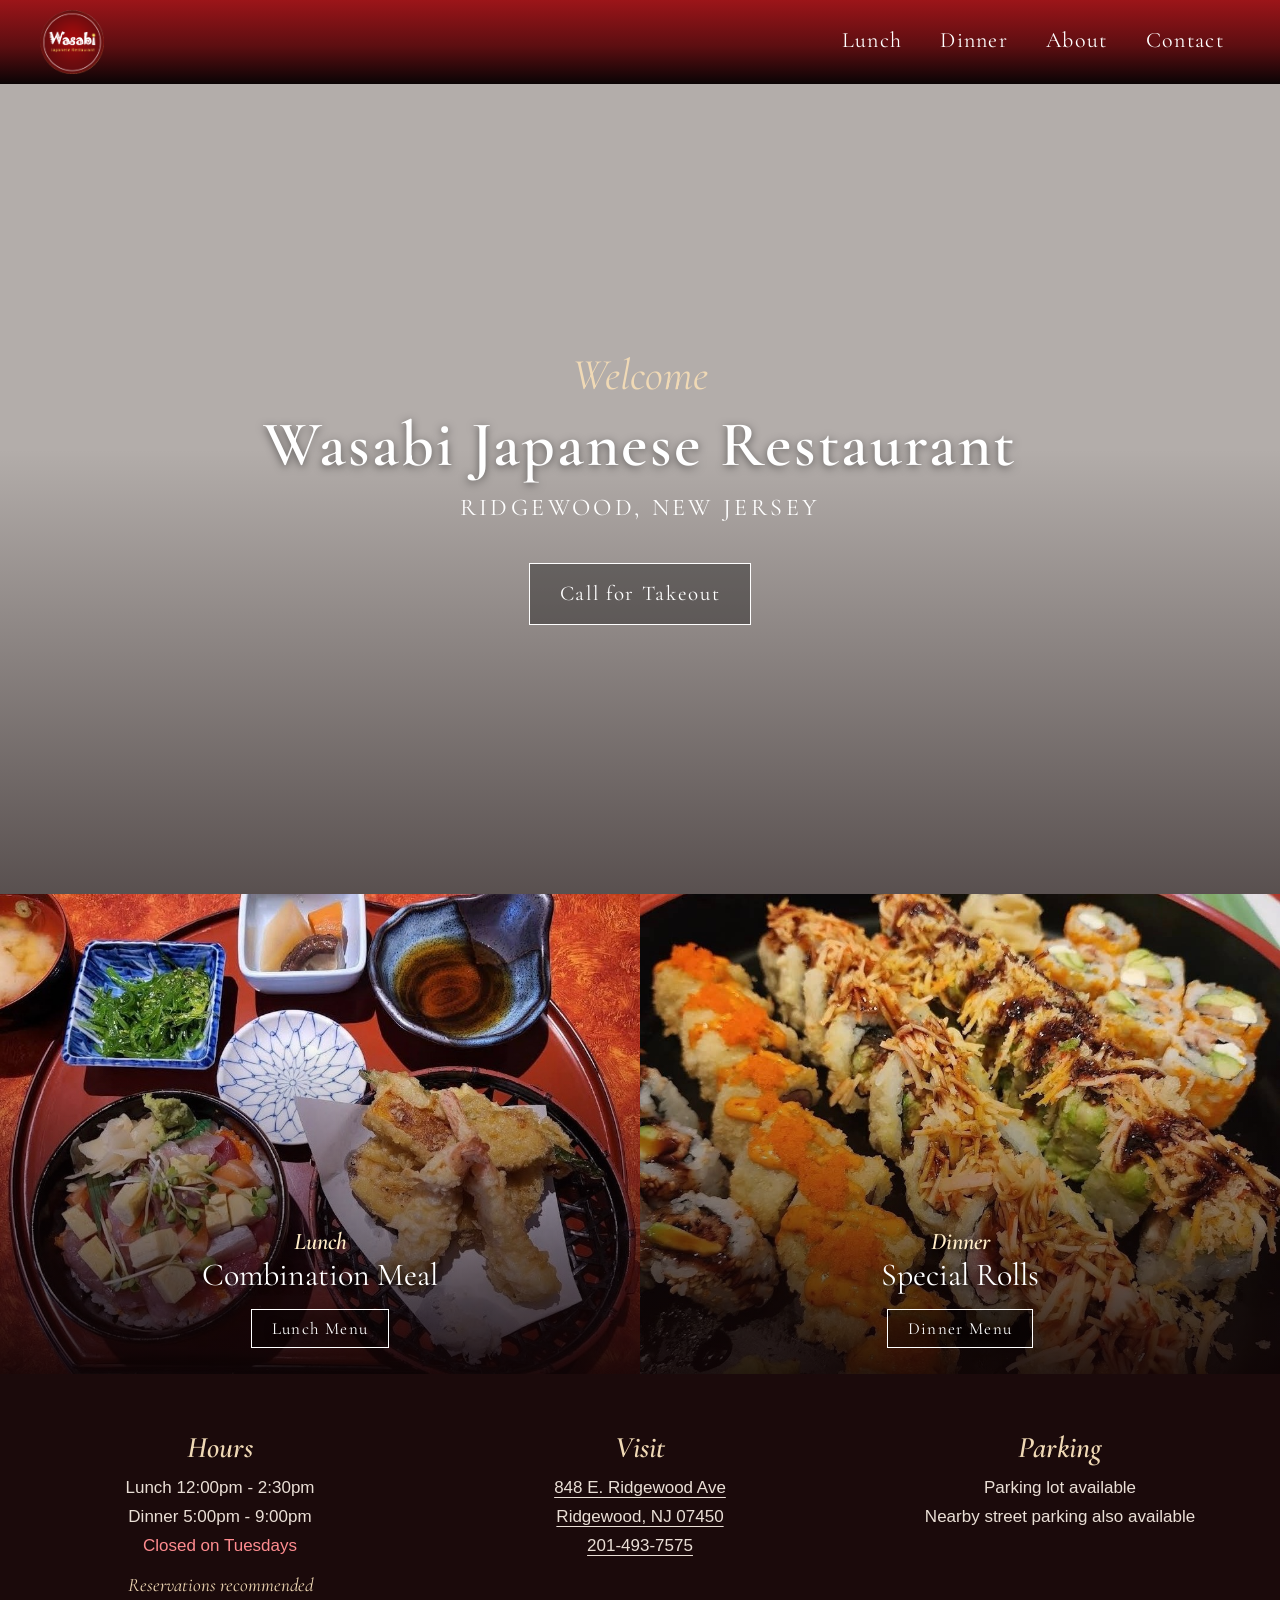
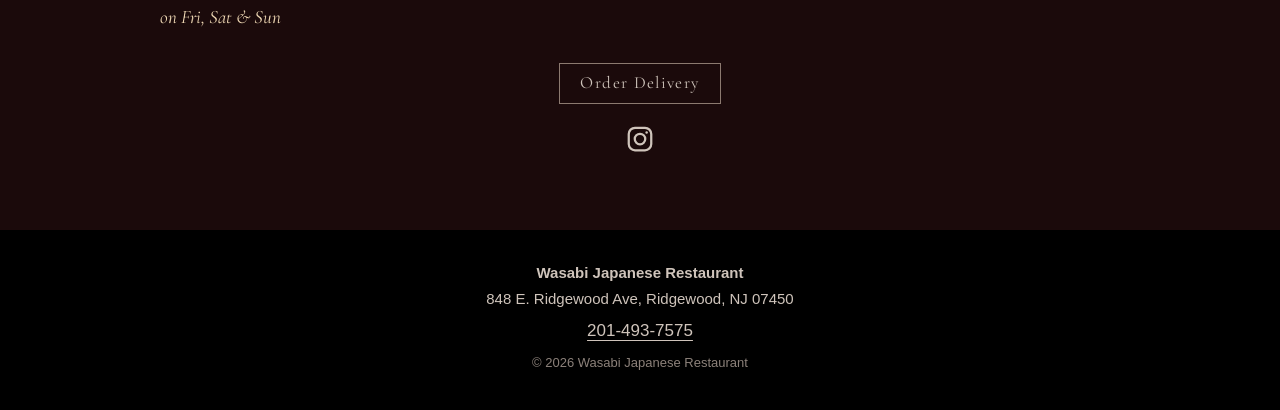
<file: index.html>
<!doctype html>
<html lang="en">
<head>
<meta charset="utf-8">
<meta name="viewport" content="width=device-width, initial-scale=1">
<title>Wasabi Japanese Restaurant | Ridgewood, NJ</title>
<meta name="description" content="Authentic Japanese cuisine in Ridgewood, NJ. Lunch and dinner, closed Tuesdays. Call 201-493-7575.">
<meta name="robots" content="noindex, nofollow"><!-- prototype stage: remove this line when the site goes live -->
<link rel="preconnect" href="https://fonts.googleapis.com">
<link rel="preconnect" href="https://fonts.gstatic.com" crossorigin>
<link href="https://fonts.googleapis.com/css2?family=Cormorant+Garamond:ital,wght@0,500;0,600;1,500&display=swap" rel="stylesheet">
<link rel="stylesheet" href="style.css?v=20261024d">
</head>
<body class="home">
<header class="top">
  <div class="wrap bar">
    <a class="logo" href="index.html" aria-label="Wasabi Japanese Restaurant - Home"><img src="images/logo-round.png" alt="Wasabi Japanese Restaurant"></a>
    <nav class="nav" aria-label="Main">
      <a href="lunch-menu.html">Lunch</a>
      <a href="dinner-menu.html">Dinner</a>
      <a href="about.html">About</a>
      <a href="contact.html">Contact</a>
    </nav>
  </div>
</header>

<main>
<section class="hero">
  <img class="slide" src="images/slide-roll.jpg" alt="Special rolls with tuna and avocado">
  <img class="slide" src="images/slide-sashimi.jpg" alt="Sashimi platter with tuna, salmon and octopus">
  <img class="slide" src="images/slide-nigiri.jpg" alt="Assorted nigiri sushi">
  <img class="slide" src="images/slide-bento.jpg" alt="Bento box with tempura, sushi rolls and teriyaki chicken">
  <img class="slide" src="images/slide-udon.jpg" alt="Tempura udon">
  <div class="hero-text">
    <p class="script">Welcome</p>
    <h1>Wasabi Japanese Restaurant</h1>
    <p class="loc">Ridgewood, New Jersey</p>
    <p class="hero-btns">
      <a class="btn" href="tel:+12014937575">Call for Takeout</a>
    </p>
  </div>
</section>

<section class="tiles">
  <a href="lunch-menu.html">
    <img src="images/lunch-combo.jpg" alt="Lunch combination meal">
    <span><em>Lunch</em>Combination Meal<b class="btn">Lunch Menu</b></span>
  </a>
  <a href="dinner-menu.html">
    <img src="images/dinner-rolls.jpg" alt="Special rolls">
    <span><em>Dinner</em>Special Rolls<b class="btn">Dinner Menu</b></span>
  </a>
</section>

<section class="visit">
  <div>
    <h2>Hours</h2>
    <p>Lunch 12:00pm - 2:30pm<br>Dinner 5:00pm - 9:00pm<br><span class="closed">Closed on Tuesdays</span></p>
    <p class="resv">Reservations recommended<br>on Fri, Sat &amp; Sun</p>
  </div>
  <div>
    <h2>Visit</h2>
    <p><a href="https://www.google.com/maps/search/?api=1&query=848+E+Ridgewood+Ave+Ridgewood+NJ+07450" target="_blank" rel="noopener">848 E. Ridgewood Ave<br>Ridgewood, NJ 07450</a><br><a href="tel:+12014937575">201-493-7575</a></p>
  </div>
  <div>
    <h2>Parking</h2>
    <p>Parking lot available<br>Nearby street parking also available</p>
  </div>
  <p class="delivery"><a class="btn small" href="#" target="_blank" rel="noopener">Order Delivery</a></p>
  <p class="social"><a href="https://www.instagram.com/wasabi.ridgewood/" target="_blank" rel="noopener" aria-label="Wasabi on Instagram"><svg viewBox="0 0 24 24" width="30" height="30" fill="none" stroke="currentColor" stroke-width="1.8" aria-hidden="true"><rect x="3" y="3" width="18" height="18" rx="5"/><circle cx="12" cy="12" r="4.2"/><circle cx="17.3" cy="6.7" r="1" fill="currentColor" stroke="none"/></svg></a></p>
</section>
</main>

<footer>
  <div class="wrap">
    <p><strong>Wasabi Japanese Restaurant</strong><br>848 E. Ridgewood Ave, Ridgewood, NJ 07450</p>
    <p><a href="tel:+12014937575">201-493-7575</a></p>
    <p class="copy">&copy; 2026 Wasabi Japanese Restaurant</p>
  </div>
</footer>

<div class="dock">
  <a href="tel:+12014937575">Call 201-493-7575</a>
  <a href="https://www.google.com/maps/search/?api=1&query=848+E+Ridgewood+Ave+Ridgewood+NJ+07450" target="_blank" rel="noopener">Map</a>
</div>
</body>
</html>
</file>
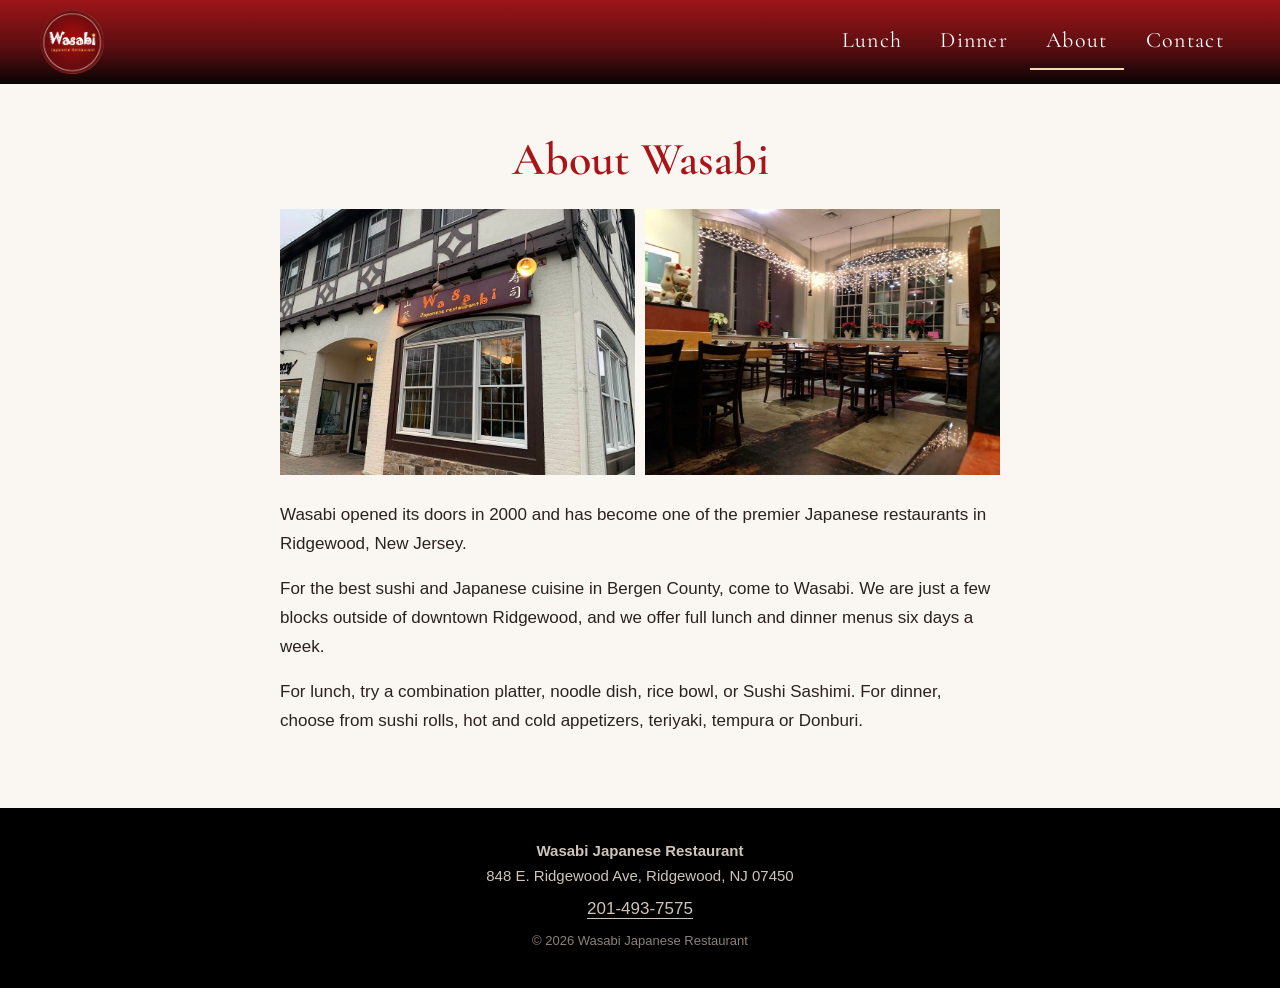
<file: about.html>
<!doctype html>
<html lang="en">
<head>
<meta charset="utf-8">
<meta name="viewport" content="width=device-width, initial-scale=1">
<title>About Us | Wasabi Japanese Restaurant</title>
<meta name="description" content="About Wasabi Japanese Restaurant in Ridgewood, NJ.">
<meta name="robots" content="noindex, nofollow"><!-- prototype stage: remove this line when the site goes live -->
<link rel="preconnect" href="https://fonts.googleapis.com">
<link rel="preconnect" href="https://fonts.gstatic.com" crossorigin>
<link href="https://fonts.googleapis.com/css2?family=Cormorant+Garamond:ital,wght@0,500;0,600;1,500&display=swap" rel="stylesheet">
<link rel="stylesheet" href="style.css?v=20261024d">
</head>
<body>
<header class="top">
  <div class="wrap bar">
    <a class="logo" href="index.html" aria-label="Wasabi Japanese Restaurant - Home"><img src="images/logo-round.png" alt="Wasabi Japanese Restaurant"></a>
    <nav class="nav" aria-label="Main">
      <a href="lunch-menu.html">Lunch</a>
      <a href="dinner-menu.html">Dinner</a>
      <a href="about.html" aria-current="page">About</a>
      <a href="contact.html">Contact</a>
    </nav>
  </div>
</header>

<main>
<div class="wrap about">
  <h1>About Wasabi</h1>
  <div class="photos">
    <img src="images/about-storefront.jpg" alt="Wasabi Japanese Restaurant storefront on E. Ridgewood Ave">
    <img src="images/about-interior.jpg" alt="Inside Wasabi Japanese Restaurant">
  </div>
  <p>Wasabi opened its doors in 2000 and has become one of the premier Japanese restaurants in Ridgewood, New Jersey.</p>
  <p>For the best sushi and Japanese cuisine in Bergen County, come to Wasabi. We are just a few blocks outside of downtown Ridgewood, and we offer full lunch and dinner menus six days a week.</p>
  <p>For lunch, try a combination platter, noodle dish, rice bowl, or Sushi Sashimi. For dinner, choose from sushi rolls, hot and cold appetizers, teriyaki, tempura or Donburi.</p>
</div>
</main>

<footer>
  <div class="wrap">
    <p><strong>Wasabi Japanese Restaurant</strong><br>848 E. Ridgewood Ave, Ridgewood, NJ 07450</p>
    <p><a href="tel:+12014937575">201-493-7575</a></p>
    <p class="copy">&copy; 2026 Wasabi Japanese Restaurant</p>
  </div>
</footer>

<div class="dock">
  <a href="tel:+12014937575">Call 201-493-7575</a>
  <a href="https://www.google.com/maps/search/?api=1&query=848+E+Ridgewood+Ave+Ridgewood+NJ+07450" target="_blank" rel="noopener">Map</a>
</div>
</body>
</html>
</file>
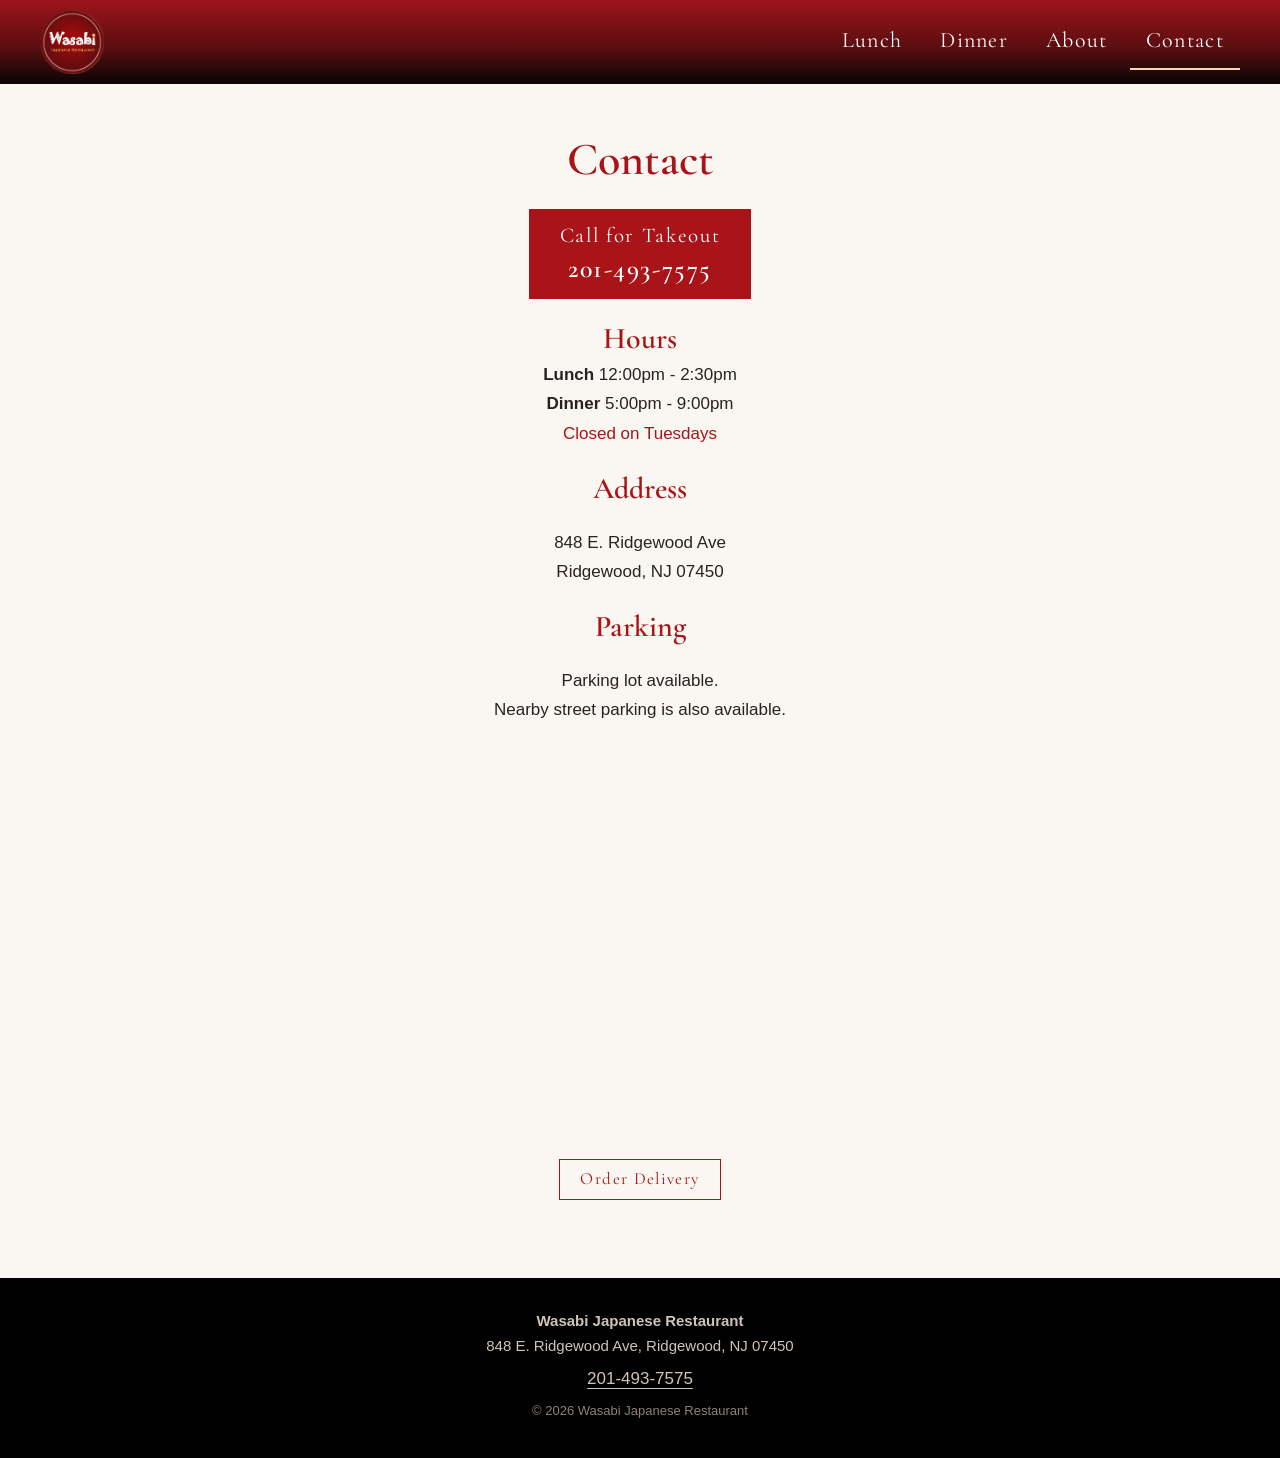
<file: contact.html>
<!doctype html>
<html lang="en">
<head>
<meta charset="utf-8">
<meta name="viewport" content="width=device-width, initial-scale=1">
<title>Contact Us | Wasabi Japanese Restaurant</title>
<meta name="description" content="Call 201-493-7575. 848 E. Ridgewood Ave, Ridgewood, NJ. Lunch 12:00pm-2:30pm, Dinner 5:00pm-9:00pm, closed Tuesdays.">
<meta name="robots" content="noindex, nofollow"><!-- prototype stage: remove this line when the site goes live -->
<link rel="preconnect" href="https://fonts.googleapis.com">
<link rel="preconnect" href="https://fonts.gstatic.com" crossorigin>
<link href="https://fonts.googleapis.com/css2?family=Cormorant+Garamond:ital,wght@0,500;0,600;1,500&display=swap" rel="stylesheet">
<link rel="stylesheet" href="style.css?v=20261024d">
</head>
<body>
<header class="top">
  <div class="wrap bar">
    <a class="logo" href="index.html" aria-label="Wasabi Japanese Restaurant - Home"><img src="images/logo-round.png" alt="Wasabi Japanese Restaurant"></a>
    <nav class="nav" aria-label="Main">
      <a href="lunch-menu.html">Lunch</a>
      <a href="dinner-menu.html">Dinner</a>
      <a href="about.html">About</a>
      <a href="contact.html" aria-current="page">Contact</a>
    </nav>
  </div>
</header>

<main>
<div class="wrap contact">
  <h1>Contact</h1>
  <p><a class="btn solid call" href="tel:+12014937575">Call for Takeout<strong>201-493-7575</strong></a></p>
  <div class="hours">
  <h2>Hours</h2>
  <p><strong>Lunch</strong> 12:00pm - 2:30pm<br><strong>Dinner</strong> 5:00pm - 9:00pm</p>
  <p class="closed">Closed on Tuesdays</p>
</div>
  <h2>Address</h2>
  <p><a href="https://www.google.com/maps/search/?api=1&query=848+E+Ridgewood+Ave+Ridgewood+NJ+07450" target="_blank" rel="noopener">848 E. Ridgewood Ave<br>Ridgewood, NJ 07450</a></p>
  <h2>Parking</h2>
  <p>Parking lot available.<br>Nearby street parking is also available.</p>
  <div class="map">
    <iframe title="Map to Wasabi Japanese Restaurant" src="https://www.google.com/maps?q=848+E+Ridgewood+Ave+Ridgewood+NJ+07450&amp;output=embed" loading="lazy" referrerpolicy="no-referrer-when-downgrade" allowfullscreen></iframe>
  </div>
  <p><a class="btn dark small" href="#" target="_blank" rel="noopener">Order Delivery</a></p>
</div>
</main>

<footer>
  <div class="wrap">
    <p><strong>Wasabi Japanese Restaurant</strong><br>848 E. Ridgewood Ave, Ridgewood, NJ 07450</p>
    <p><a href="tel:+12014937575">201-493-7575</a></p>
    <p class="copy">&copy; 2026 Wasabi Japanese Restaurant</p>
  </div>
</footer>

<div class="dock">
  <a href="tel:+12014937575">Call 201-493-7575</a>
  <a href="https://www.google.com/maps/search/?api=1&query=848+E+Ridgewood+Ave+Ridgewood+NJ+07450" target="_blank" rel="noopener">Map</a>
</div>
</body>
</html>
</file>
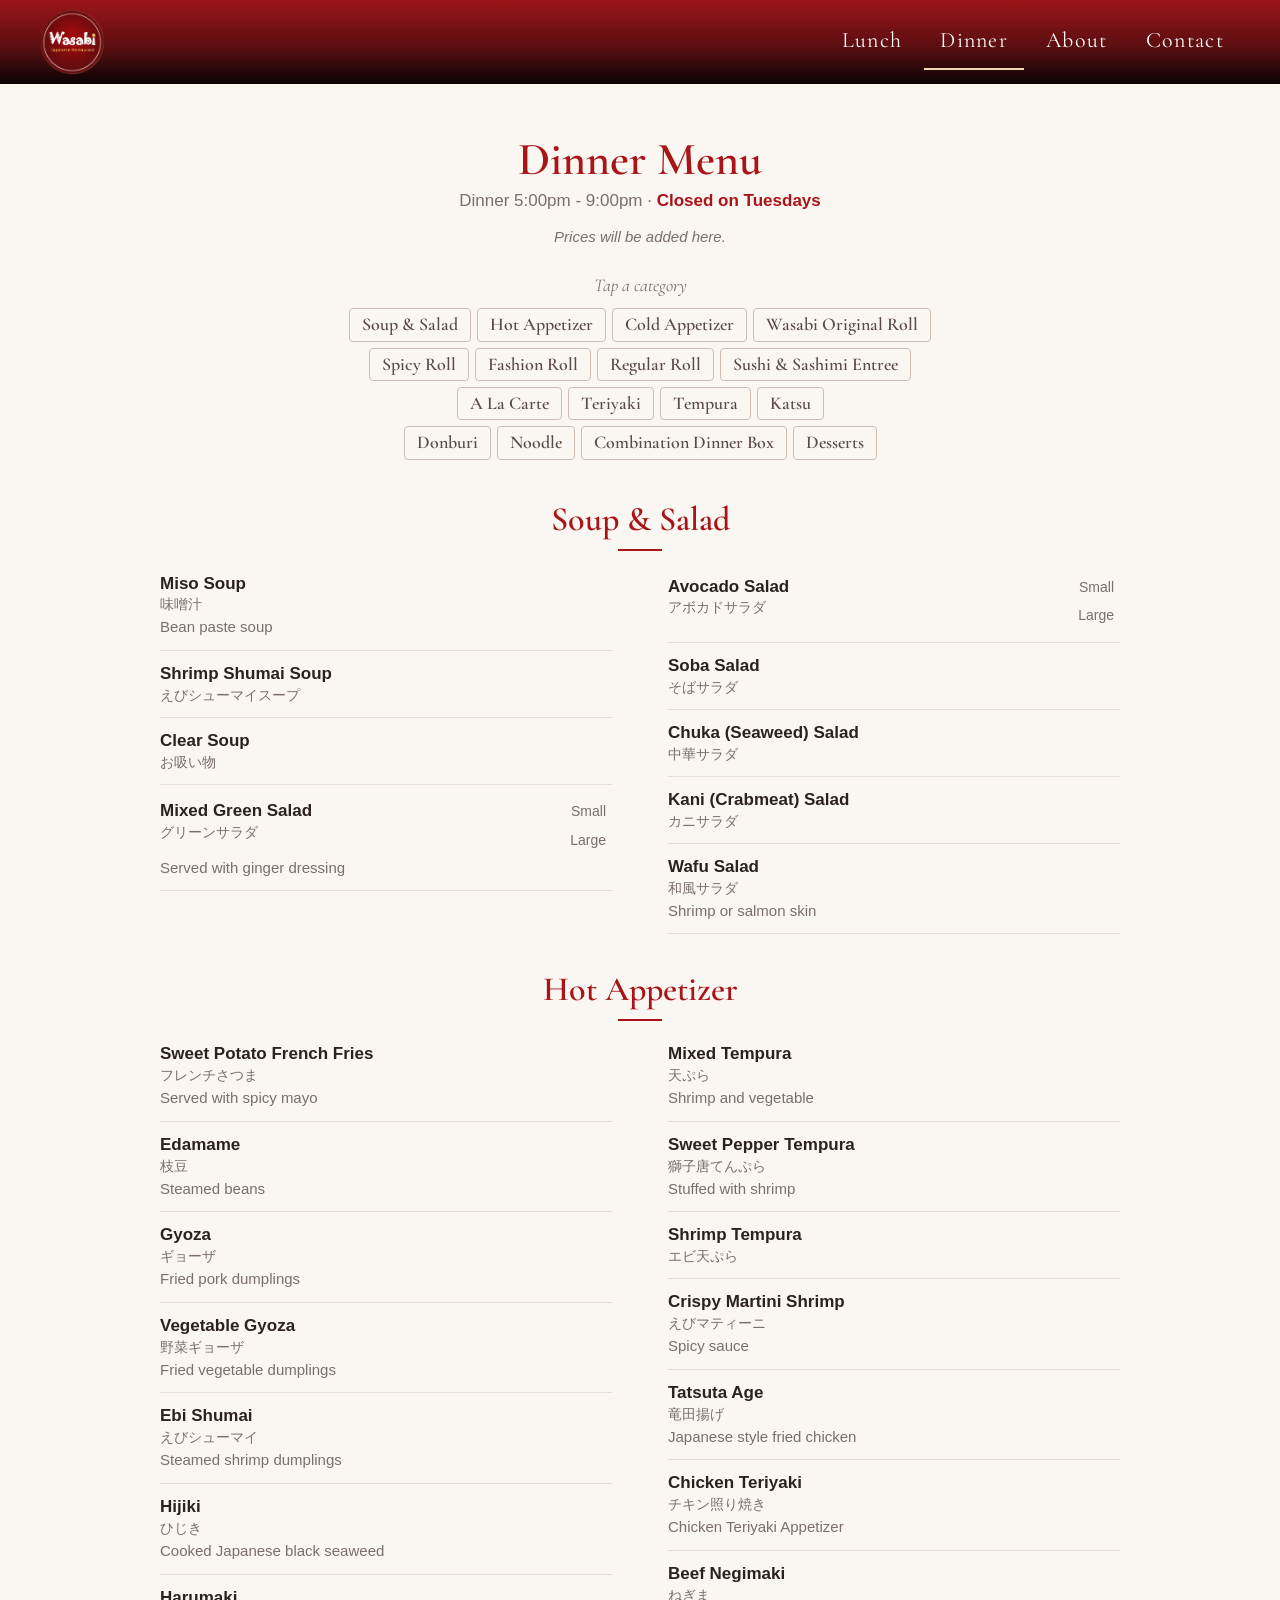
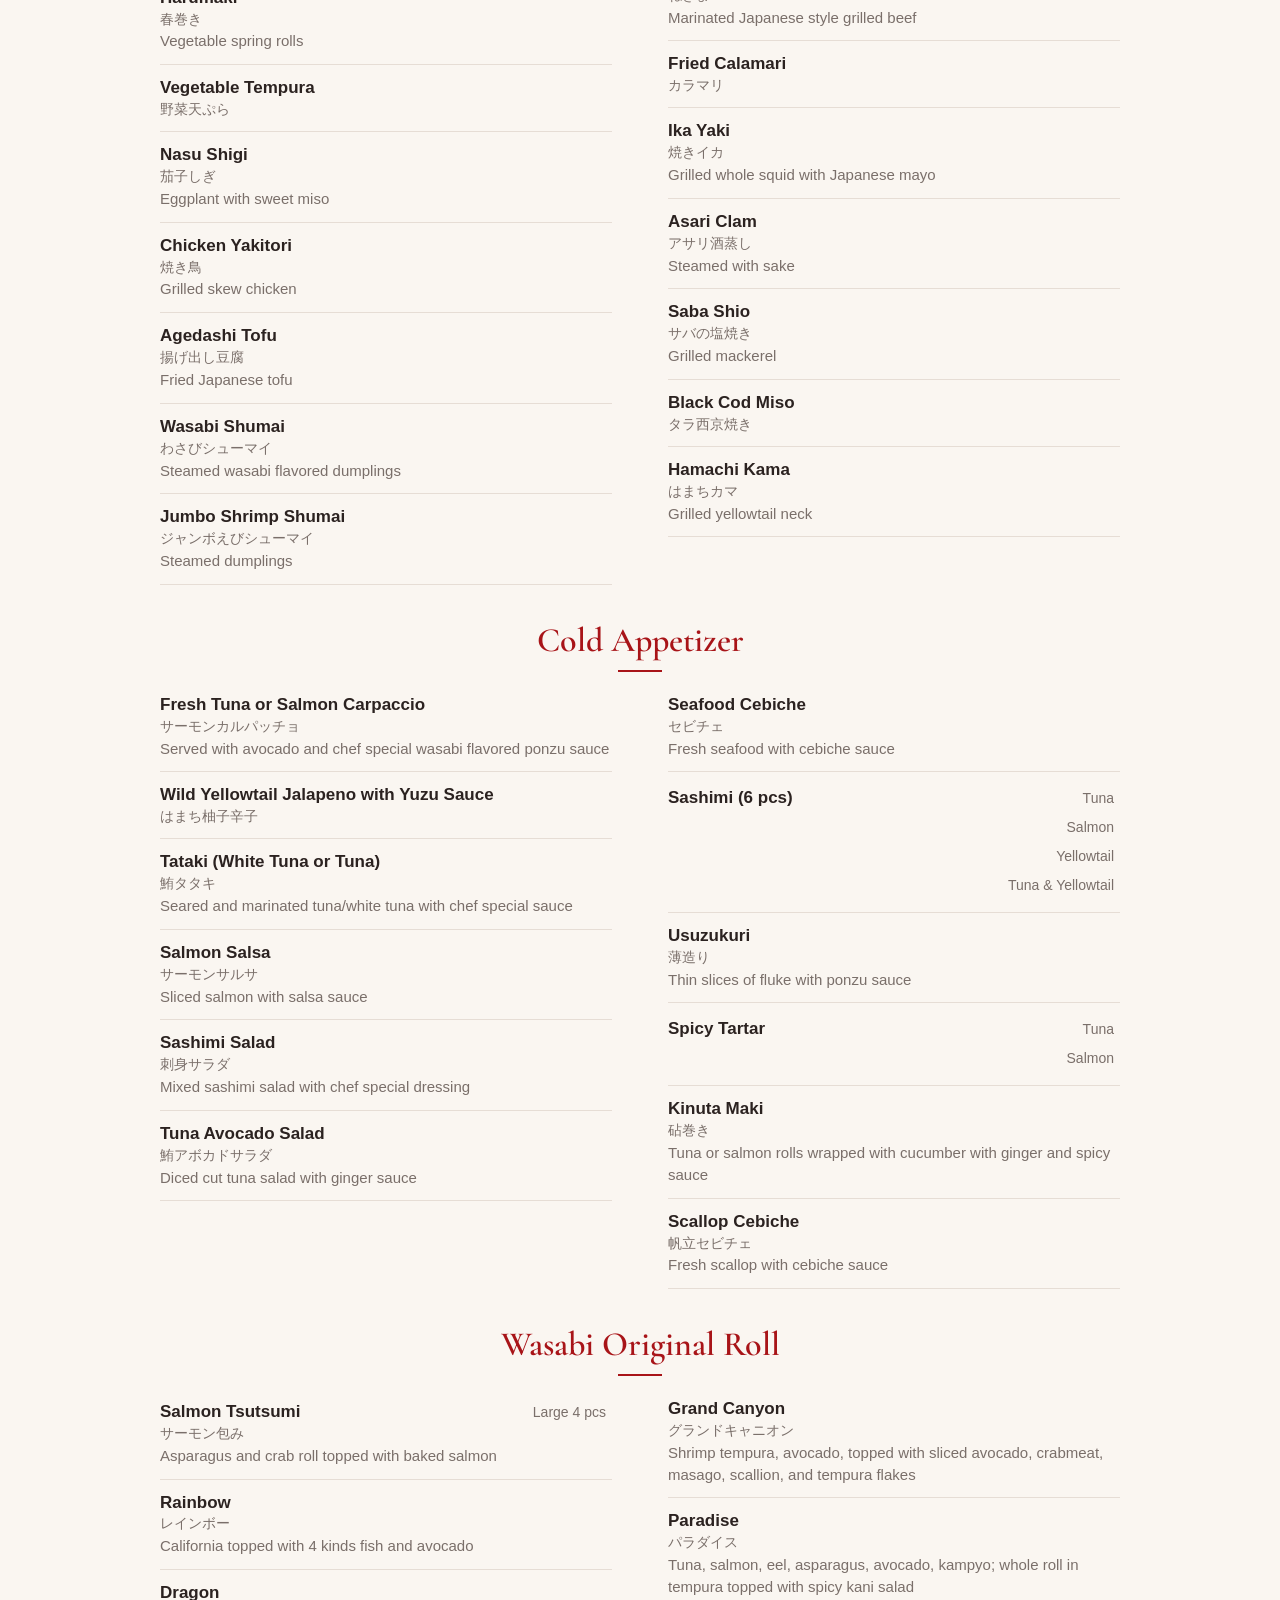
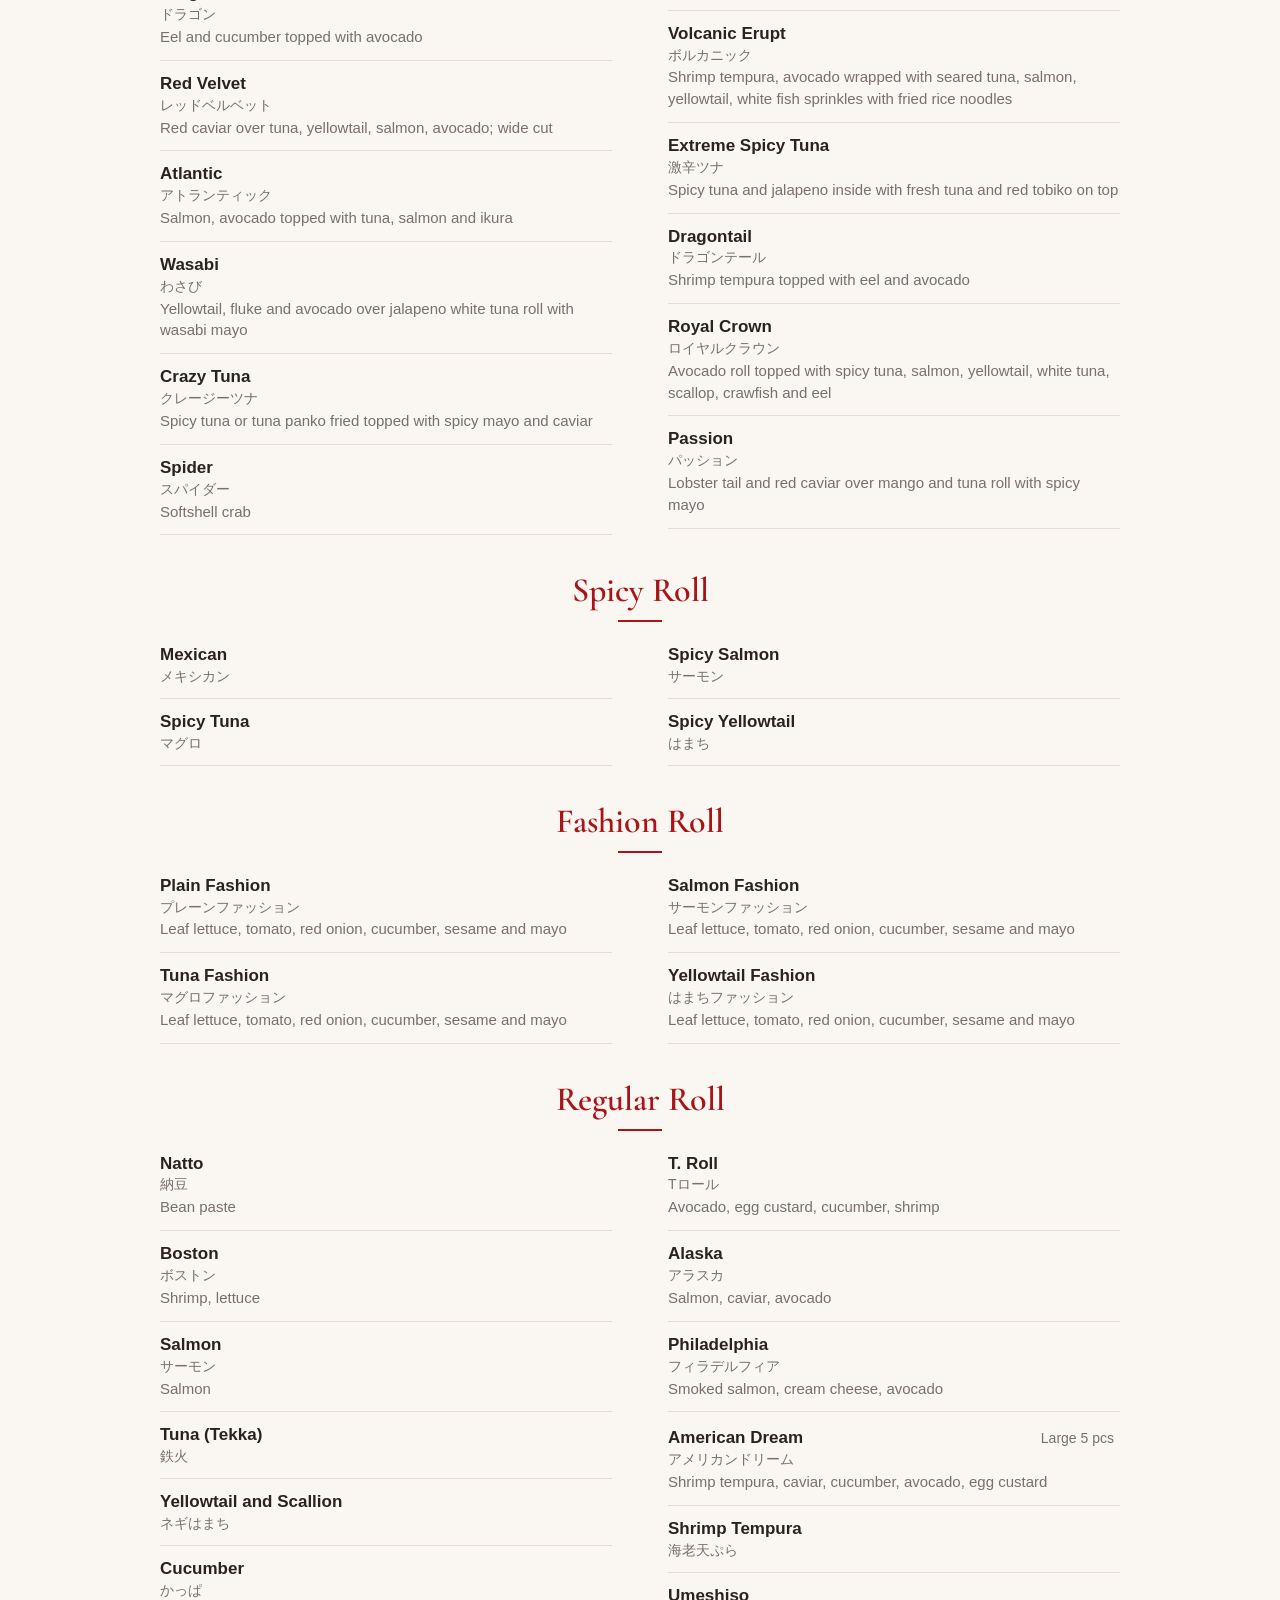
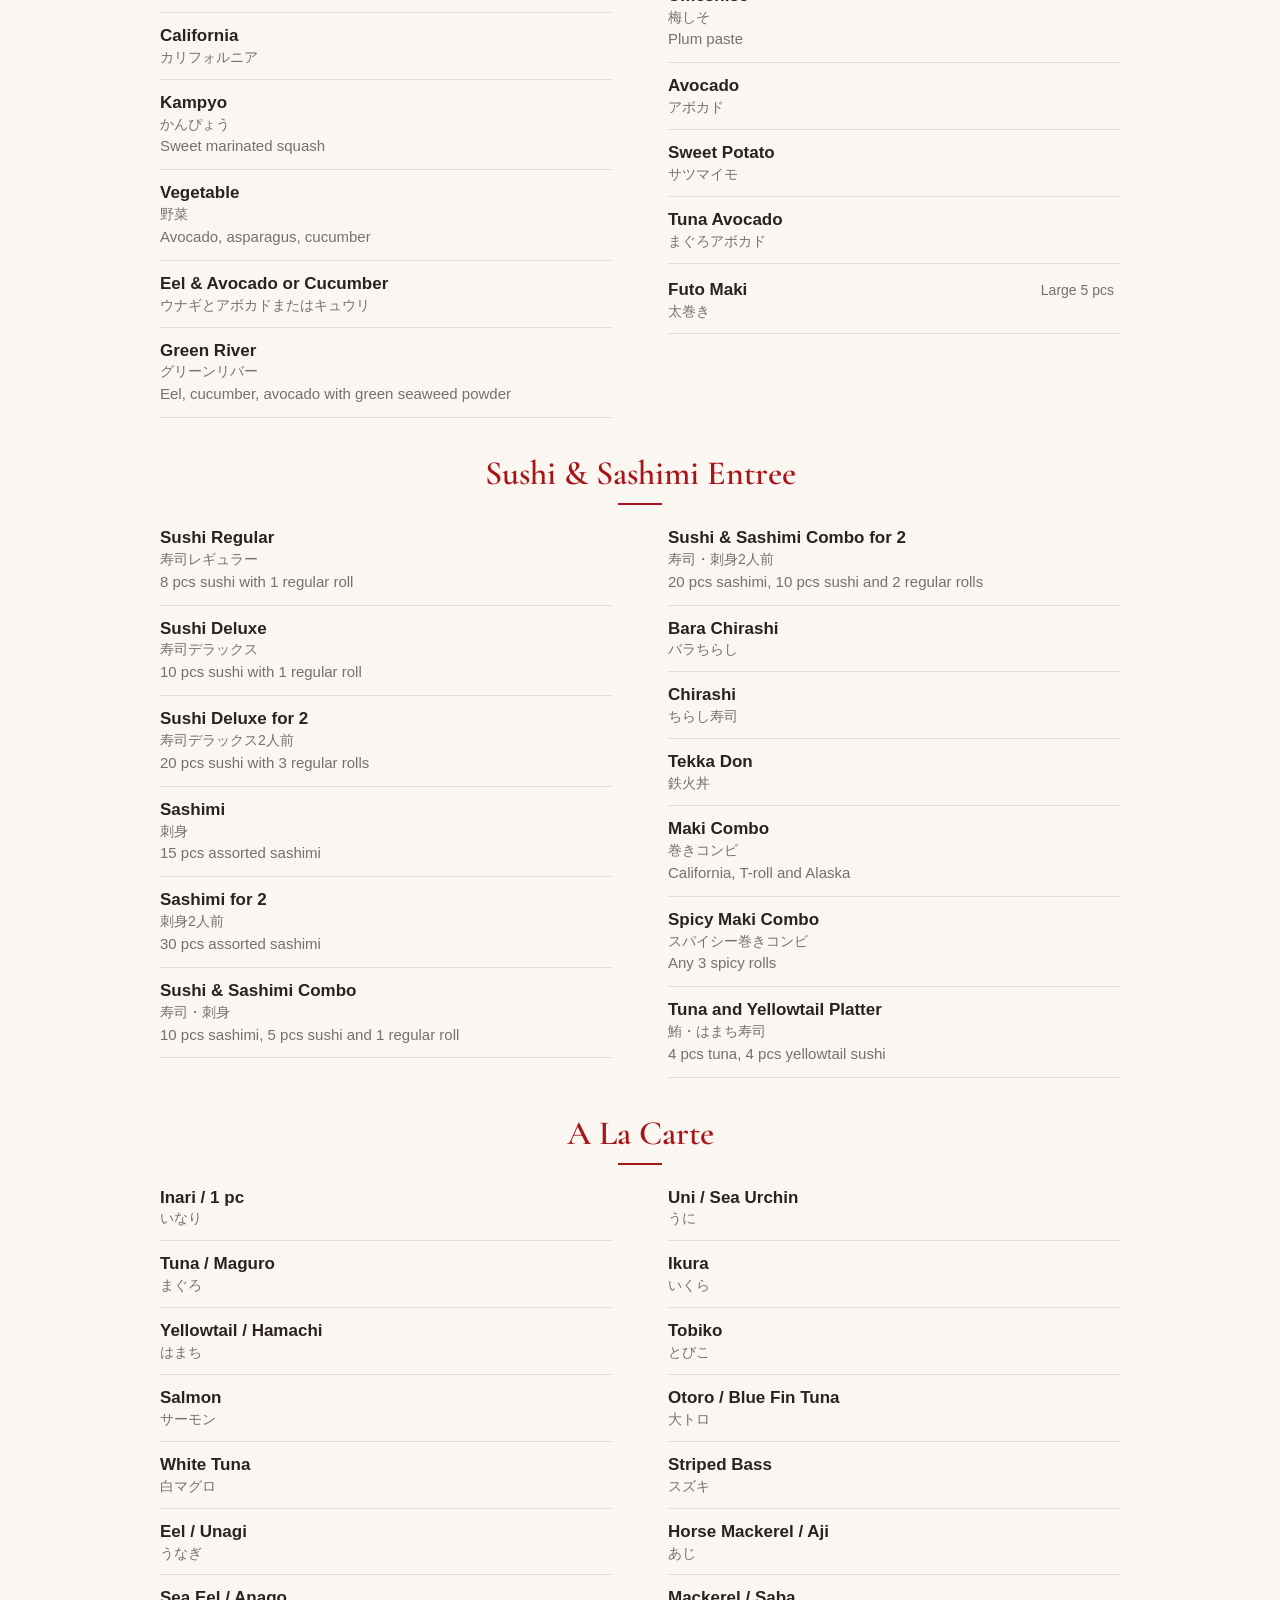
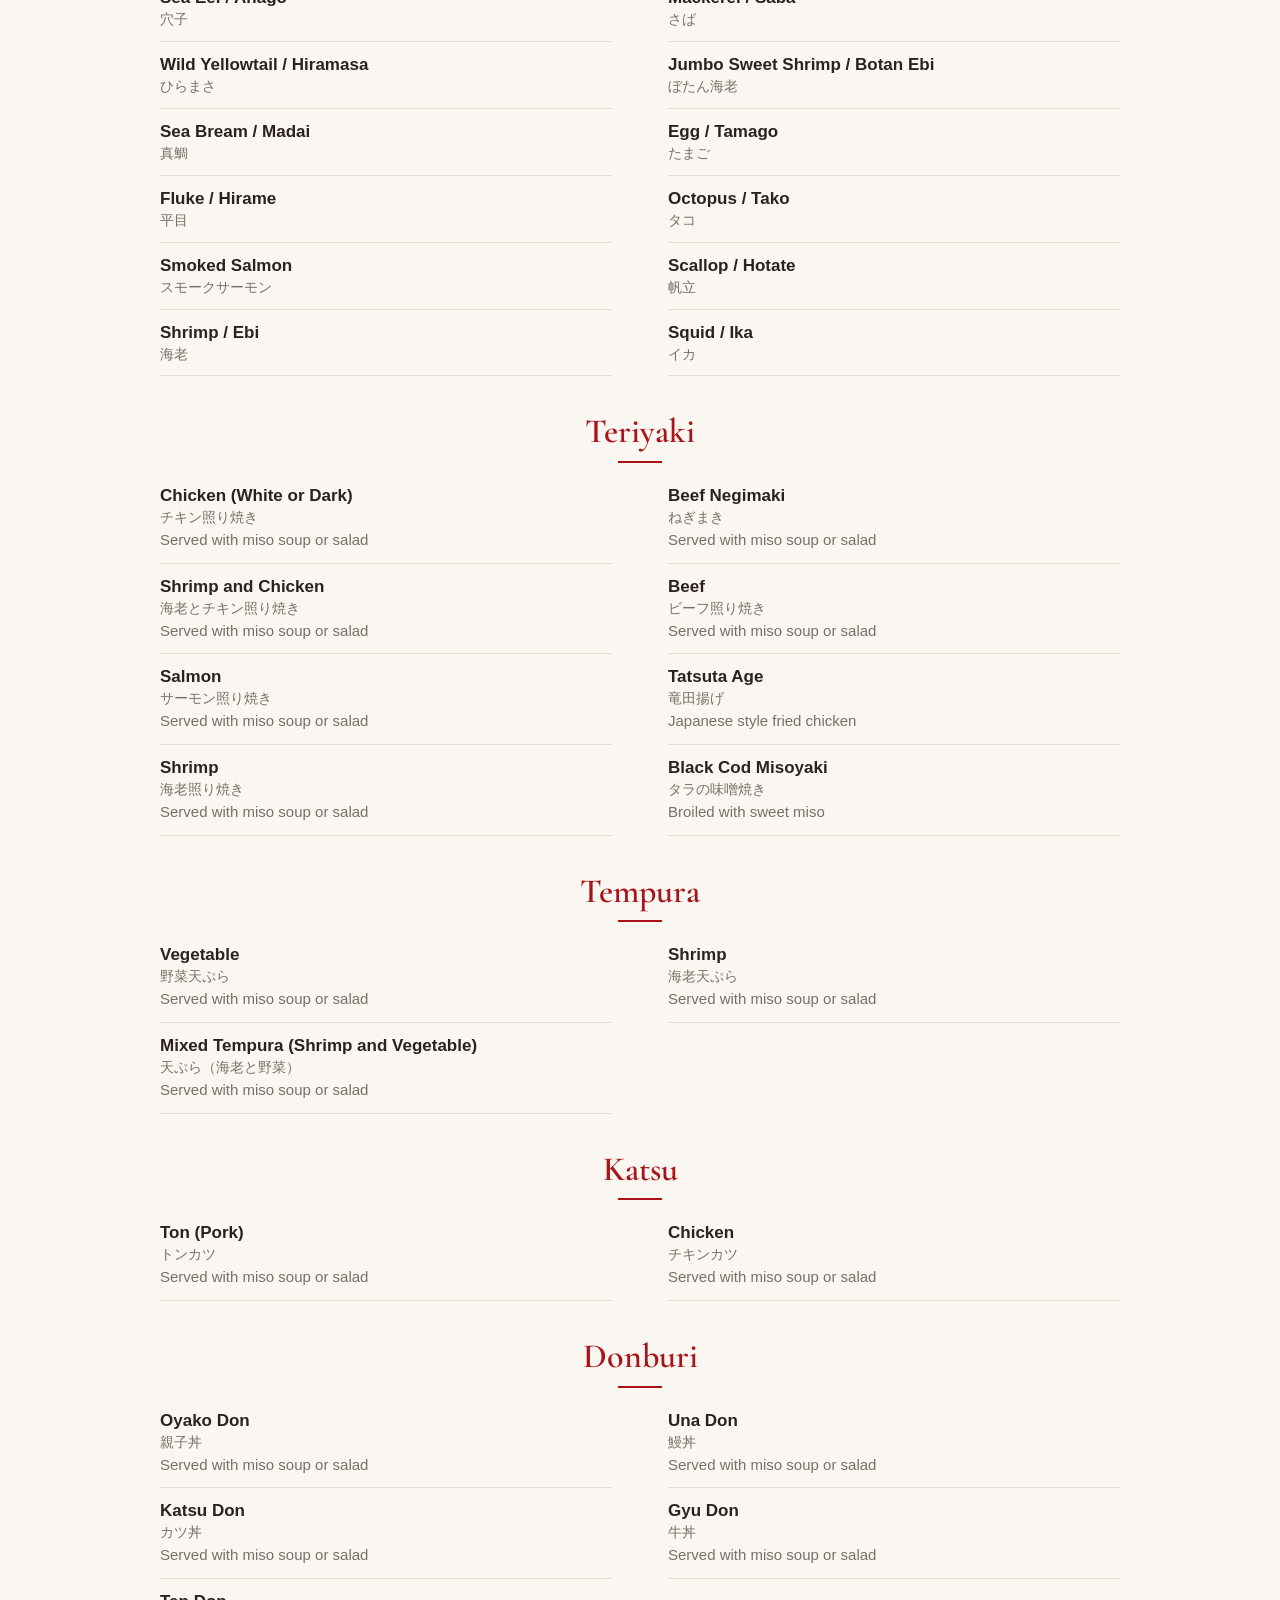
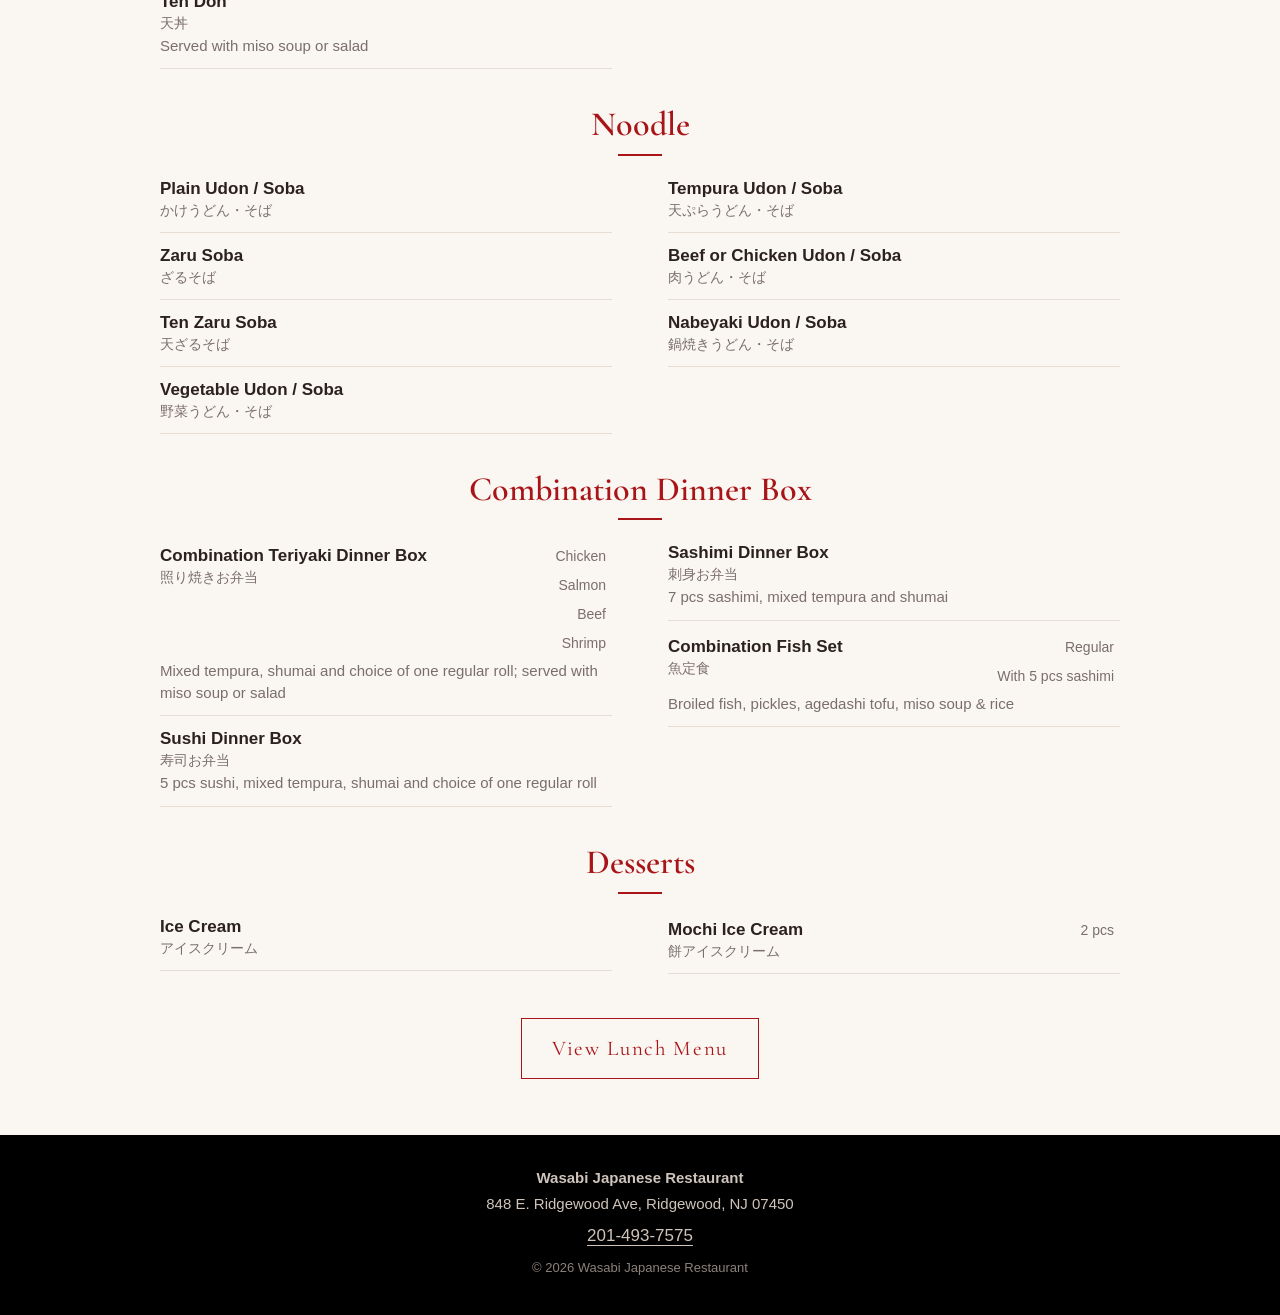
<file: dinner-menu.html>
<!doctype html>
<html lang="en">
<head>
<meta charset="utf-8">
<meta name="viewport" content="width=device-width, initial-scale=1">
<title>Dinner Menu | Wasabi Japanese Restaurant</title>
<meta name="description" content="Wasabi dinner menu with prices. Ridgewood, NJ.">
<meta name="robots" content="noindex, nofollow"><!-- prototype stage: remove this line when the site goes live -->
<link rel="preconnect" href="https://fonts.googleapis.com">
<link rel="preconnect" href="https://fonts.gstatic.com" crossorigin>
<link href="https://fonts.googleapis.com/css2?family=Cormorant+Garamond:ital,wght@0,500;0,600;1,500&display=swap" rel="stylesheet">
<link rel="stylesheet" href="style.css?v=20261024d">
</head>
<body>
<header class="top">
  <div class="wrap bar">
    <a class="logo" href="index.html" aria-label="Wasabi Japanese Restaurant - Home"><img src="images/logo-round.png" alt="Wasabi Japanese Restaurant"></a>
    <nav class="nav" aria-label="Main">
      <a href="lunch-menu.html">Lunch</a>
      <a href="dinner-menu.html" aria-current="page">Dinner</a>
      <a href="about.html">About</a>
      <a href="contact.html">Contact</a>
    </nav>
  </div>
</header>

<main>
<div class="wrap menu">
  <h1>Dinner Menu</h1>
  <p class="sub">Dinner 5:00pm - 9:00pm &middot; <strong>Closed on Tuesdays</strong></p>
  <p class="note">Prices will be added here.</p>
  <p class="chips-label">Tap a category</p>
  <nav class="chips" aria-label="Menu categories">
    <div class="chip-row">
      <a href="#dinner-soup-salad">Soup &amp; Salad</a>
      <a href="#dinner-hot-appetizer">Hot Appetizer</a>
      <a href="#dinner-cold-appetizer">Cold Appetizer</a>
      <a href="#dinner-wasabi-original-roll">Wasabi Original Roll</a>
    </div>
    <div class="chip-row">
      <a href="#dinner-spicy-roll">Spicy Roll</a>
      <a href="#dinner-fashion-roll">Fashion Roll</a>
      <a href="#dinner-regular-roll">Regular Roll</a>
      <a href="#dinner-sushi-sashimi-entree">Sushi &amp; Sashimi Entree</a>
    </div>
    <div class="chip-row">
      <a href="#dinner-a-la-carte">A La Carte</a>
      <a href="#dinner-teriyaki">Teriyaki</a>
      <a href="#dinner-tempura">Tempura</a>
      <a href="#dinner-katsu">Katsu</a>
    </div>
    <div class="chip-row">
      <a href="#dinner-donburi">Donburi</a>
      <a href="#dinner-noodle">Noodle</a>
      <a href="#dinner-combination-dinner-box">Combination Dinner Box</a>
      <a href="#dinner-desserts">Desserts</a>
    </div>
  </nav>

  <section id="dinner-soup-salad">
    <h2>Soup &amp; Salad</h2>
    <ul class="items">
      <li>
        <div class="row"><span class="n">Miso Soup<i>味噌汁</i></span></div>
        <p class="d">Bean paste soup</p>
      </li>
      <li>
        <div class="row"><span class="n">Shrimp Shumai Soup<i>えびシューマイスープ</i></span></div>
      </li>
      <li>
        <div class="row"><span class="n">Clear Soup<i>お吸い物</i></span></div>
      </li>
      <li>
        <div class="row"><span class="n">Mixed Green Salad<i>グリーンサラダ</i></span><span class="p"><span><small>Small</small></span><span><small>Large</small></span></span></div>
        <p class="d">Served with ginger dressing</p>
      </li>
      <li>
        <div class="row"><span class="n">Avocado Salad<i>アボカドサラダ</i></span><span class="p"><span><small>Small</small></span><span><small>Large</small></span></span></div>
      </li>
      <li>
        <div class="row"><span class="n">Soba Salad<i>そばサラダ</i></span></div>
      </li>
      <li>
        <div class="row"><span class="n">Chuka (Seaweed) Salad<i>中華サラダ</i></span></div>
      </li>
      <li>
        <div class="row"><span class="n">Kani (Crabmeat) Salad<i>カニサラダ</i></span></div>
      </li>
      <li>
        <div class="row"><span class="n">Wafu Salad<i>和風サラダ</i></span></div>
        <p class="d">Shrimp or salmon skin</p>
      </li>
    </ul>
  </section>

  <section id="dinner-hot-appetizer">
    <h2>Hot Appetizer</h2>
    <ul class="items">
      <li>
        <div class="row"><span class="n">Sweet Potato French Fries<i>フレンチさつま</i></span></div>
        <p class="d">Served with spicy mayo</p>
      </li>
      <li>
        <div class="row"><span class="n">Edamame<i>枝豆</i></span></div>
        <p class="d">Steamed beans</p>
      </li>
      <li>
        <div class="row"><span class="n">Gyoza<i>ギョーザ</i></span></div>
        <p class="d">Fried pork dumplings</p>
      </li>
      <li>
        <div class="row"><span class="n">Vegetable Gyoza<i>野菜ギョーザ</i></span></div>
        <p class="d">Fried vegetable dumplings</p>
      </li>
      <li>
        <div class="row"><span class="n">Ebi Shumai<i>えびシューマイ</i></span></div>
        <p class="d">Steamed shrimp dumplings</p>
      </li>
      <li>
        <div class="row"><span class="n">Hijiki<i>ひじき</i></span></div>
        <p class="d">Cooked Japanese black seaweed</p>
      </li>
      <li>
        <div class="row"><span class="n">Harumaki<i>春巻き</i></span></div>
        <p class="d">Vegetable spring rolls</p>
      </li>
      <li>
        <div class="row"><span class="n">Vegetable Tempura<i>野菜天ぷら</i></span></div>
      </li>
      <li>
        <div class="row"><span class="n">Nasu Shigi<i>茄子しぎ</i></span></div>
        <p class="d">Eggplant with sweet miso</p>
      </li>
      <li>
        <div class="row"><span class="n">Chicken Yakitori<i>焼き鳥</i></span></div>
        <p class="d">Grilled skew chicken</p>
      </li>
      <li>
        <div class="row"><span class="n">Agedashi Tofu<i>揚げ出し豆腐</i></span></div>
        <p class="d">Fried Japanese tofu</p>
      </li>
      <li>
        <div class="row"><span class="n">Wasabi Shumai<i>わさびシューマイ</i></span></div>
        <p class="d">Steamed wasabi flavored dumplings</p>
      </li>
      <li>
        <div class="row"><span class="n">Jumbo Shrimp Shumai<i>ジャンボえびシューマイ</i></span></div>
        <p class="d">Steamed dumplings</p>
      </li>
      <li>
        <div class="row"><span class="n">Mixed Tempura<i>天ぷら</i></span></div>
        <p class="d">Shrimp and vegetable</p>
      </li>
      <li>
        <div class="row"><span class="n">Sweet Pepper Tempura<i>獅子唐てんぷら</i></span></div>
        <p class="d">Stuffed with shrimp</p>
      </li>
      <li>
        <div class="row"><span class="n">Shrimp Tempura<i>エビ天ぷら</i></span></div>
      </li>
      <li>
        <div class="row"><span class="n">Crispy Martini Shrimp<i>えびマティーニ</i></span></div>
        <p class="d">Spicy sauce</p>
      </li>
      <li>
        <div class="row"><span class="n">Tatsuta Age<i>竜田揚げ</i></span></div>
        <p class="d">Japanese style fried chicken</p>
      </li>
      <li>
        <div class="row"><span class="n">Chicken Teriyaki<i>チキン照り焼き</i></span></div>
        <p class="d">Chicken Teriyaki Appetizer</p>
      </li>
      <li>
        <div class="row"><span class="n">Beef Negimaki<i>ねぎま</i></span></div>
        <p class="d">Marinated Japanese style grilled beef</p>
      </li>
      <li>
        <div class="row"><span class="n">Fried Calamari<i>カラマリ</i></span></div>
      </li>
      <li>
        <div class="row"><span class="n">Ika Yaki<i>焼きイカ</i></span></div>
        <p class="d">Grilled whole squid with Japanese mayo</p>
      </li>
      <li>
        <div class="row"><span class="n">Asari Clam<i>アサリ酒蒸し</i></span></div>
        <p class="d">Steamed with sake</p>
      </li>
      <li>
        <div class="row"><span class="n">Saba Shio<i>サバの塩焼き</i></span></div>
        <p class="d">Grilled mackerel</p>
      </li>
      <li>
        <div class="row"><span class="n">Black Cod Miso<i>タラ西京焼き</i></span></div>
      </li>
      <li>
        <div class="row"><span class="n">Hamachi Kama<i>はまちカマ</i></span></div>
        <p class="d">Grilled yellowtail neck</p>
      </li>
    </ul>
  </section>

  <section id="dinner-cold-appetizer">
    <h2>Cold Appetizer</h2>
    <ul class="items">
      <li>
        <div class="row"><span class="n">Fresh Tuna or Salmon Carpaccio<i>サーモンカルパッチョ</i></span></div>
        <p class="d">Served with avocado and chef special wasabi flavored ponzu sauce</p>
      </li>
      <li>
        <div class="row"><span class="n">Wild Yellowtail Jalapeno with Yuzu Sauce<i>はまち柚子辛子</i></span></div>
      </li>
      <li>
        <div class="row"><span class="n">Tataki (White Tuna or Tuna)<i>鮪タタキ</i></span></div>
        <p class="d">Seared and marinated tuna/white tuna with chef special sauce</p>
      </li>
      <li>
        <div class="row"><span class="n">Salmon Salsa<i>サーモンサルサ</i></span></div>
        <p class="d">Sliced salmon with salsa sauce</p>
      </li>
      <li>
        <div class="row"><span class="n">Sashimi Salad<i>刺身サラダ</i></span></div>
        <p class="d">Mixed sashimi salad with chef special dressing</p>
      </li>
      <li>
        <div class="row"><span class="n">Tuna Avocado Salad<i>鮪アボカドサラダ</i></span></div>
        <p class="d">Diced cut tuna salad with ginger sauce</p>
      </li>
      <li>
        <div class="row"><span class="n">Seafood Cebiche<i>セビチェ</i></span></div>
        <p class="d">Fresh seafood with cebiche sauce</p>
      </li>
      <li>
        <div class="row"><span class="n">Sashimi (6 pcs)</span><span class="p"><span><small>Tuna</small></span><span><small>Salmon</small></span><span><small>Yellowtail</small></span><span><small>Tuna &amp; Yellowtail</small></span></span></div>
      </li>
      <li>
        <div class="row"><span class="n">Usuzukuri<i>薄造り</i></span></div>
        <p class="d">Thin slices of fluke with ponzu sauce</p>
      </li>
      <li>
        <div class="row"><span class="n">Spicy Tartar</span><span class="p"><span><small>Tuna</small></span><span><small>Salmon</small></span></span></div>
      </li>
      <li>
        <div class="row"><span class="n">Kinuta Maki<i>砧巻き</i></span></div>
        <p class="d">Tuna or salmon rolls wrapped with cucumber with ginger and spicy sauce</p>
      </li>
      <li>
        <div class="row"><span class="n">Scallop Cebiche<i>帆立セビチェ</i></span></div>
        <p class="d">Fresh scallop with cebiche sauce</p>
      </li>
    </ul>
  </section>

  <section id="dinner-wasabi-original-roll">
    <h2>Wasabi Original Roll</h2>
    <ul class="items">
      <li>
        <div class="row"><span class="n">Salmon Tsutsumi<i>サーモン包み</i></span><span class="p"><span><small>Large 4 pcs</small></span></span></div>
        <p class="d">Asparagus and crab roll topped with baked salmon</p>
      </li>
      <li>
        <div class="row"><span class="n">Rainbow<i>レインボー</i></span></div>
        <p class="d">California topped with 4 kinds fish and avocado</p>
      </li>
      <li>
        <div class="row"><span class="n">Dragon<i>ドラゴン</i></span></div>
        <p class="d">Eel and cucumber topped with avocado</p>
      </li>
      <li>
        <div class="row"><span class="n">Red Velvet<i>レッドベルベット</i></span></div>
        <p class="d">Red caviar over tuna, yellowtail, salmon, avocado; wide cut</p>
      </li>
      <li>
        <div class="row"><span class="n">Atlantic<i>アトランティック</i></span></div>
        <p class="d">Salmon, avocado topped with tuna, salmon and ikura</p>
      </li>
      <li>
        <div class="row"><span class="n">Wasabi<i>わさび</i></span></div>
        <p class="d">Yellowtail, fluke and avocado over jalapeno white tuna roll with wasabi mayo</p>
      </li>
      <li>
        <div class="row"><span class="n">Crazy Tuna<i>クレージーツナ</i></span></div>
        <p class="d">Spicy tuna or tuna panko fried topped with spicy mayo and caviar</p>
      </li>
      <li>
        <div class="row"><span class="n">Spider<i>スパイダー</i></span></div>
        <p class="d">Softshell crab</p>
      </li>
      <li>
        <div class="row"><span class="n">Grand Canyon<i>グランドキャニオン</i></span></div>
        <p class="d">Shrimp tempura, avocado, topped with sliced avocado, crabmeat, masago, scallion, and tempura flakes</p>
      </li>
      <li>
        <div class="row"><span class="n">Paradise<i>パラダイス</i></span></div>
        <p class="d">Tuna, salmon, eel, asparagus, avocado, kampyo; whole roll in tempura topped with spicy kani salad</p>
      </li>
      <li>
        <div class="row"><span class="n">Volcanic Erupt<i>ボルカニック</i></span></div>
        <p class="d">Shrimp tempura, avocado wrapped with seared tuna, salmon, yellowtail, white fish sprinkles with fried rice noodles</p>
      </li>
      <li>
        <div class="row"><span class="n">Extreme Spicy Tuna<i>激辛ツナ</i></span></div>
        <p class="d">Spicy tuna and jalapeno inside with fresh tuna and red tobiko on top</p>
      </li>
      <li>
        <div class="row"><span class="n">Dragontail<i>ドラゴンテール</i></span></div>
        <p class="d">Shrimp tempura topped with eel and avocado</p>
      </li>
      <li>
        <div class="row"><span class="n">Royal Crown<i>ロイヤルクラウン</i></span></div>
        <p class="d">Avocado roll topped with spicy tuna, salmon, yellowtail, white tuna, scallop, crawfish and eel</p>
      </li>
      <li>
        <div class="row"><span class="n">Passion<i>パッション</i></span></div>
        <p class="d">Lobster tail and red caviar over mango and tuna roll with spicy mayo</p>
      </li>
    </ul>
  </section>

  <section id="dinner-spicy-roll">
    <h2>Spicy Roll</h2>
    <ul class="items">
      <li>
        <div class="row"><span class="n">Mexican<i>メキシカン</i></span></div>
      </li>
      <li>
        <div class="row"><span class="n">Spicy Tuna<i>マグロ</i></span></div>
      </li>
      <li>
        <div class="row"><span class="n">Spicy Salmon<i>サーモン</i></span></div>
      </li>
      <li>
        <div class="row"><span class="n">Spicy Yellowtail<i>はまち</i></span></div>
      </li>
    </ul>
  </section>

  <section id="dinner-fashion-roll">
    <h2>Fashion Roll</h2>
    <ul class="items">
      <li>
        <div class="row"><span class="n">Plain Fashion<i>プレーンファッション</i></span></div>
        <p class="d">Leaf lettuce, tomato, red onion, cucumber, sesame and mayo</p>
      </li>
      <li>
        <div class="row"><span class="n">Tuna Fashion<i>マグロファッション</i></span></div>
        <p class="d">Leaf lettuce, tomato, red onion, cucumber, sesame and mayo</p>
      </li>
      <li>
        <div class="row"><span class="n">Salmon Fashion<i>サーモンファッション</i></span></div>
        <p class="d">Leaf lettuce, tomato, red onion, cucumber, sesame and mayo</p>
      </li>
      <li>
        <div class="row"><span class="n">Yellowtail Fashion<i>はまちファッション</i></span></div>
        <p class="d">Leaf lettuce, tomato, red onion, cucumber, sesame and mayo</p>
      </li>
    </ul>
  </section>

  <section id="dinner-regular-roll">
    <h2>Regular Roll</h2>
    <ul class="items">
      <li>
        <div class="row"><span class="n">Natto<i>納豆</i></span></div>
        <p class="d">Bean paste</p>
      </li>
      <li>
        <div class="row"><span class="n">Boston<i>ボストン</i></span></div>
        <p class="d">Shrimp, lettuce</p>
      </li>
      <li>
        <div class="row"><span class="n">Salmon<i>サーモン</i></span></div>
        <p class="d">Salmon</p>
      </li>
      <li>
        <div class="row"><span class="n">Tuna (Tekka)<i>鉄火</i></span></div>
      </li>
      <li>
        <div class="row"><span class="n">Yellowtail and Scallion<i>ネギはまち</i></span></div>
      </li>
      <li>
        <div class="row"><span class="n">Cucumber<i>かっぱ</i></span></div>
      </li>
      <li>
        <div class="row"><span class="n">California<i>カリフォルニア</i></span></div>
      </li>
      <li>
        <div class="row"><span class="n">Kampyo<i>かんぴょう</i></span></div>
        <p class="d">Sweet marinated squash</p>
      </li>
      <li>
        <div class="row"><span class="n">Vegetable<i>野菜</i></span></div>
        <p class="d">Avocado, asparagus, cucumber</p>
      </li>
      <li>
        <div class="row"><span class="n">Eel &amp; Avocado or Cucumber<i>ウナギとアボカドまたはキュウリ</i></span></div>
      </li>
      <li>
        <div class="row"><span class="n">Green River<i>グリーンリバー</i></span></div>
        <p class="d">Eel, cucumber, avocado with green seaweed powder</p>
      </li>
      <li>
        <div class="row"><span class="n">T. Roll<i>Tロール</i></span></div>
        <p class="d">Avocado, egg custard, cucumber, shrimp</p>
      </li>
      <li>
        <div class="row"><span class="n">Alaska<i>アラスカ</i></span></div>
        <p class="d">Salmon, caviar, avocado</p>
      </li>
      <li>
        <div class="row"><span class="n">Philadelphia<i>フィラデルフィア</i></span></div>
        <p class="d">Smoked salmon, cream cheese, avocado</p>
      </li>
      <li>
        <div class="row"><span class="n">American Dream<i>アメリカンドリーム</i></span><span class="p"><span><small>Large 5 pcs</small></span></span></div>
        <p class="d">Shrimp tempura, caviar, cucumber, avocado, egg custard</p>
      </li>
      <li>
        <div class="row"><span class="n">Shrimp Tempura<i>海老天ぷら</i></span></div>
      </li>
      <li>
        <div class="row"><span class="n">Umeshiso<i>梅しそ</i></span></div>
        <p class="d">Plum paste</p>
      </li>
      <li>
        <div class="row"><span class="n">Avocado<i>アボカド</i></span></div>
      </li>
      <li>
        <div class="row"><span class="n">Sweet Potato<i>サツマイモ</i></span></div>
      </li>
      <li>
        <div class="row"><span class="n">Tuna Avocado<i>まぐろアボカド</i></span></div>
      </li>
      <li>
        <div class="row"><span class="n">Futo Maki<i>太巻き</i></span><span class="p"><span><small>Large 5 pcs</small></span></span></div>
      </li>
    </ul>
  </section>

  <section id="dinner-sushi-sashimi-entree">
    <h2>Sushi &amp; Sashimi Entree</h2>
    <ul class="items">
      <li>
        <div class="row"><span class="n">Sushi Regular<i>寿司レギュラー</i></span></div>
        <p class="d">8 pcs sushi with 1 regular roll</p>
      </li>
      <li>
        <div class="row"><span class="n">Sushi Deluxe<i>寿司デラックス</i></span></div>
        <p class="d">10 pcs sushi with 1 regular roll</p>
      </li>
      <li>
        <div class="row"><span class="n">Sushi Deluxe for 2<i>寿司デラックス2人前</i></span></div>
        <p class="d">20 pcs sushi with 3 regular rolls</p>
      </li>
      <li>
        <div class="row"><span class="n">Sashimi<i>刺身</i></span></div>
        <p class="d">15 pcs assorted sashimi</p>
      </li>
      <li>
        <div class="row"><span class="n">Sashimi for 2<i>刺身2人前</i></span></div>
        <p class="d">30 pcs assorted sashimi</p>
      </li>
      <li>
        <div class="row"><span class="n">Sushi &amp; Sashimi Combo<i>寿司・刺身</i></span></div>
        <p class="d">10 pcs sashimi, 5 pcs sushi and 1 regular roll</p>
      </li>
      <li>
        <div class="row"><span class="n">Sushi &amp; Sashimi Combo for 2<i>寿司・刺身2人前</i></span></div>
        <p class="d">20 pcs sashimi, 10 pcs sushi and 2 regular rolls</p>
      </li>
      <li>
        <div class="row"><span class="n">Bara Chirashi<i>バラちらし</i></span></div>
      </li>
      <li>
        <div class="row"><span class="n">Chirashi<i>ちらし寿司</i></span></div>
      </li>
      <li>
        <div class="row"><span class="n">Tekka Don<i>鉄火丼</i></span></div>
      </li>
      <li>
        <div class="row"><span class="n">Maki Combo<i>巻きコンビ</i></span></div>
        <p class="d">California, T-roll and Alaska</p>
      </li>
      <li>
        <div class="row"><span class="n">Spicy Maki Combo<i>スパイシー巻きコンビ</i></span></div>
        <p class="d">Any 3 spicy rolls</p>
      </li>
      <li>
        <div class="row"><span class="n">Tuna and Yellowtail Platter<i>鮪・はまち寿司</i></span></div>
        <p class="d">4 pcs tuna, 4 pcs yellowtail sushi</p>
      </li>
    </ul>
  </section>

  <section id="dinner-a-la-carte">
    <h2>A La Carte</h2>
    <ul class="items">
      <li>
        <div class="row"><span class="n">Inari / 1 pc<i>いなり</i></span></div>
      </li>
      <li>
        <div class="row"><span class="n">Tuna / Maguro<i>まぐろ</i></span></div>
      </li>
      <li>
        <div class="row"><span class="n">Yellowtail / Hamachi<i>はまち</i></span></div>
      </li>
      <li>
        <div class="row"><span class="n">Salmon<i>サーモン</i></span></div>
      </li>
      <li>
        <div class="row"><span class="n">White Tuna<i>白マグロ</i></span></div>
      </li>
      <li>
        <div class="row"><span class="n">Eel / Unagi<i>うなぎ</i></span></div>
      </li>
      <li>
        <div class="row"><span class="n">Sea Eel / Anago<i>穴子</i></span></div>
      </li>
      <li>
        <div class="row"><span class="n">Wild Yellowtail / Hiramasa<i>ひらまさ</i></span></div>
      </li>
      <li>
        <div class="row"><span class="n">Sea Bream / Madai<i>真鯛</i></span></div>
      </li>
      <li>
        <div class="row"><span class="n">Fluke / Hirame<i>平目</i></span></div>
      </li>
      <li>
        <div class="row"><span class="n">Smoked Salmon<i>スモークサーモン</i></span></div>
      </li>
      <li>
        <div class="row"><span class="n">Shrimp / Ebi<i>海老</i></span></div>
      </li>
      <li>
        <div class="row"><span class="n">Uni / Sea Urchin<i>うに</i></span></div>
      </li>
      <li>
        <div class="row"><span class="n">Ikura<i>いくら</i></span></div>
      </li>
      <li>
        <div class="row"><span class="n">Tobiko<i>とびこ</i></span></div>
      </li>
      <li>
        <div class="row"><span class="n">Otoro / Blue Fin Tuna<i>大トロ</i></span></div>
      </li>
      <li>
        <div class="row"><span class="n">Striped Bass<i>スズキ</i></span></div>
      </li>
      <li>
        <div class="row"><span class="n">Horse Mackerel / Aji<i>あじ</i></span></div>
      </li>
      <li>
        <div class="row"><span class="n">Mackerel / Saba<i>さば</i></span></div>
      </li>
      <li>
        <div class="row"><span class="n">Jumbo Sweet Shrimp / Botan Ebi<i>ぼたん海老</i></span></div>
      </li>
      <li>
        <div class="row"><span class="n">Egg / Tamago<i>たまご</i></span></div>
      </li>
      <li>
        <div class="row"><span class="n">Octopus / Tako<i>タコ</i></span></div>
      </li>
      <li>
        <div class="row"><span class="n">Scallop / Hotate<i>帆立</i></span></div>
      </li>
      <li>
        <div class="row"><span class="n">Squid / Ika<i>イカ</i></span></div>
      </li>
    </ul>
  </section>

  <section id="dinner-teriyaki">
    <h2>Teriyaki</h2>
    <ul class="items">
      <li>
        <div class="row"><span class="n">Chicken (White or Dark)<i>チキン照り焼き</i></span></div>
        <p class="d">Served with miso soup or salad</p>
      </li>
      <li>
        <div class="row"><span class="n">Shrimp and Chicken<i>海老とチキン照り焼き</i></span></div>
        <p class="d">Served with miso soup or salad</p>
      </li>
      <li>
        <div class="row"><span class="n">Salmon<i>サーモン照り焼き</i></span></div>
        <p class="d">Served with miso soup or salad</p>
      </li>
      <li>
        <div class="row"><span class="n">Shrimp<i>海老照り焼き</i></span></div>
        <p class="d">Served with miso soup or salad</p>
      </li>
      <li>
        <div class="row"><span class="n">Beef Negimaki<i>ねぎまき</i></span></div>
        <p class="d">Served with miso soup or salad</p>
      </li>
      <li>
        <div class="row"><span class="n">Beef<i>ビーフ照り焼き</i></span></div>
        <p class="d">Served with miso soup or salad</p>
      </li>
      <li>
        <div class="row"><span class="n">Tatsuta Age<i>竜田揚げ</i></span></div>
        <p class="d">Japanese style fried chicken</p>
      </li>
      <li>
        <div class="row"><span class="n">Black Cod Misoyaki<i>タラの味噌焼き</i></span></div>
        <p class="d">Broiled with sweet miso</p>
      </li>
    </ul>
  </section>

  <section id="dinner-tempura">
    <h2>Tempura</h2>
    <ul class="items">
      <li>
        <div class="row"><span class="n">Vegetable<i>野菜天ぷら</i></span></div>
        <p class="d">Served with miso soup or salad</p>
      </li>
      <li>
        <div class="row"><span class="n">Mixed Tempura (Shrimp and Vegetable)<i>天ぷら（海老と野菜）</i></span></div>
        <p class="d">Served with miso soup or salad</p>
      </li>
      <li>
        <div class="row"><span class="n">Shrimp<i>海老天ぷら</i></span></div>
        <p class="d">Served with miso soup or salad</p>
      </li>
    </ul>
  </section>

  <section id="dinner-katsu">
    <h2>Katsu</h2>
    <ul class="items">
      <li>
        <div class="row"><span class="n">Ton (Pork)<i>トンカツ</i></span></div>
        <p class="d">Served with miso soup or salad</p>
      </li>
      <li>
        <div class="row"><span class="n">Chicken<i>チキンカツ</i></span></div>
        <p class="d">Served with miso soup or salad</p>
      </li>
    </ul>
  </section>

  <section id="dinner-donburi">
    <h2>Donburi</h2>
    <ul class="items">
      <li>
        <div class="row"><span class="n">Oyako Don<i>親子丼</i></span></div>
        <p class="d">Served with miso soup or salad</p>
      </li>
      <li>
        <div class="row"><span class="n">Katsu Don<i>カツ丼</i></span></div>
        <p class="d">Served with miso soup or salad</p>
      </li>
      <li>
        <div class="row"><span class="n">Ten Don<i>天丼</i></span></div>
        <p class="d">Served with miso soup or salad</p>
      </li>
      <li>
        <div class="row"><span class="n">Una Don<i>鰻丼</i></span></div>
        <p class="d">Served with miso soup or salad</p>
      </li>
      <li>
        <div class="row"><span class="n">Gyu Don<i>牛丼</i></span></div>
        <p class="d">Served with miso soup or salad</p>
      </li>
    </ul>
  </section>

  <section id="dinner-noodle">
    <h2>Noodle</h2>
    <ul class="items">
      <li>
        <div class="row"><span class="n">Plain Udon / Soba<i>かけうどん・そば</i></span></div>
      </li>
      <li>
        <div class="row"><span class="n">Zaru Soba<i>ざるそば</i></span></div>
      </li>
      <li>
        <div class="row"><span class="n">Ten Zaru Soba<i>天ざるそば</i></span></div>
      </li>
      <li>
        <div class="row"><span class="n">Vegetable Udon / Soba<i>野菜うどん・そば</i></span></div>
      </li>
      <li>
        <div class="row"><span class="n">Tempura Udon / Soba<i>天ぷらうどん・そば</i></span></div>
      </li>
      <li>
        <div class="row"><span class="n">Beef or Chicken Udon / Soba<i>肉うどん・そば</i></span></div>
      </li>
      <li>
        <div class="row"><span class="n">Nabeyaki Udon / Soba<i>鍋焼きうどん・そば</i></span></div>
      </li>
    </ul>
  </section>

  <section id="dinner-combination-dinner-box">
    <h2>Combination Dinner Box</h2>
    <ul class="items">
      <li>
        <div class="row"><span class="n">Combination Teriyaki Dinner Box<i>照り焼きお弁当</i></span><span class="p"><span><small>Chicken</small></span><span><small>Salmon</small></span><span><small>Beef</small></span><span><small>Shrimp</small></span></span></div>
        <p class="d">Mixed tempura, shumai and choice of one regular roll; served with miso soup or salad</p>
      </li>
      <li>
        <div class="row"><span class="n">Sushi Dinner Box<i>寿司お弁当</i></span></div>
        <p class="d">5 pcs sushi, mixed tempura, shumai and choice of one regular roll</p>
      </li>
      <li>
        <div class="row"><span class="n">Sashimi Dinner Box<i>刺身お弁当</i></span></div>
        <p class="d">7 pcs sashimi, mixed tempura and shumai</p>
      </li>
      <li>
        <div class="row"><span class="n">Combination Fish Set<i>魚定食</i></span><span class="p"><span><small>Regular</small></span><span><small>With 5 pcs sashimi</small></span></span></div>
        <p class="d">Broiled fish, pickles, agedashi tofu, miso soup &amp; rice</p>
      </li>
    </ul>
  </section>

  <section id="dinner-desserts">
    <h2>Desserts</h2>
    <ul class="items">
      <li>
        <div class="row"><span class="n">Ice Cream<i>アイスクリーム</i></span></div>
      </li>
      <li>
        <div class="row"><span class="n">Mochi Ice Cream<i>餅アイスクリーム</i></span><span class="p"><span><small>2 pcs</small></span></span></div>
      </li>
    </ul>
  </section>

  <p class="other"><a class="btn dark" href="lunch-menu.html">View Lunch Menu</a></p>
</div>
</main>

<footer>
  <div class="wrap">
    <p><strong>Wasabi Japanese Restaurant</strong><br>848 E. Ridgewood Ave, Ridgewood, NJ 07450</p>
    <p><a href="tel:+12014937575">201-493-7575</a></p>
    <p class="copy">&copy; 2026 Wasabi Japanese Restaurant</p>
  </div>
</footer>

<div class="dock">
  <a href="tel:+12014937575">Call 201-493-7575</a>
  <a href="https://www.google.com/maps/search/?api=1&query=848+E+Ridgewood+Ave+Ridgewood+NJ+07450" target="_blank" rel="noopener">Map</a>
</div>
</body>
</html>
</file>
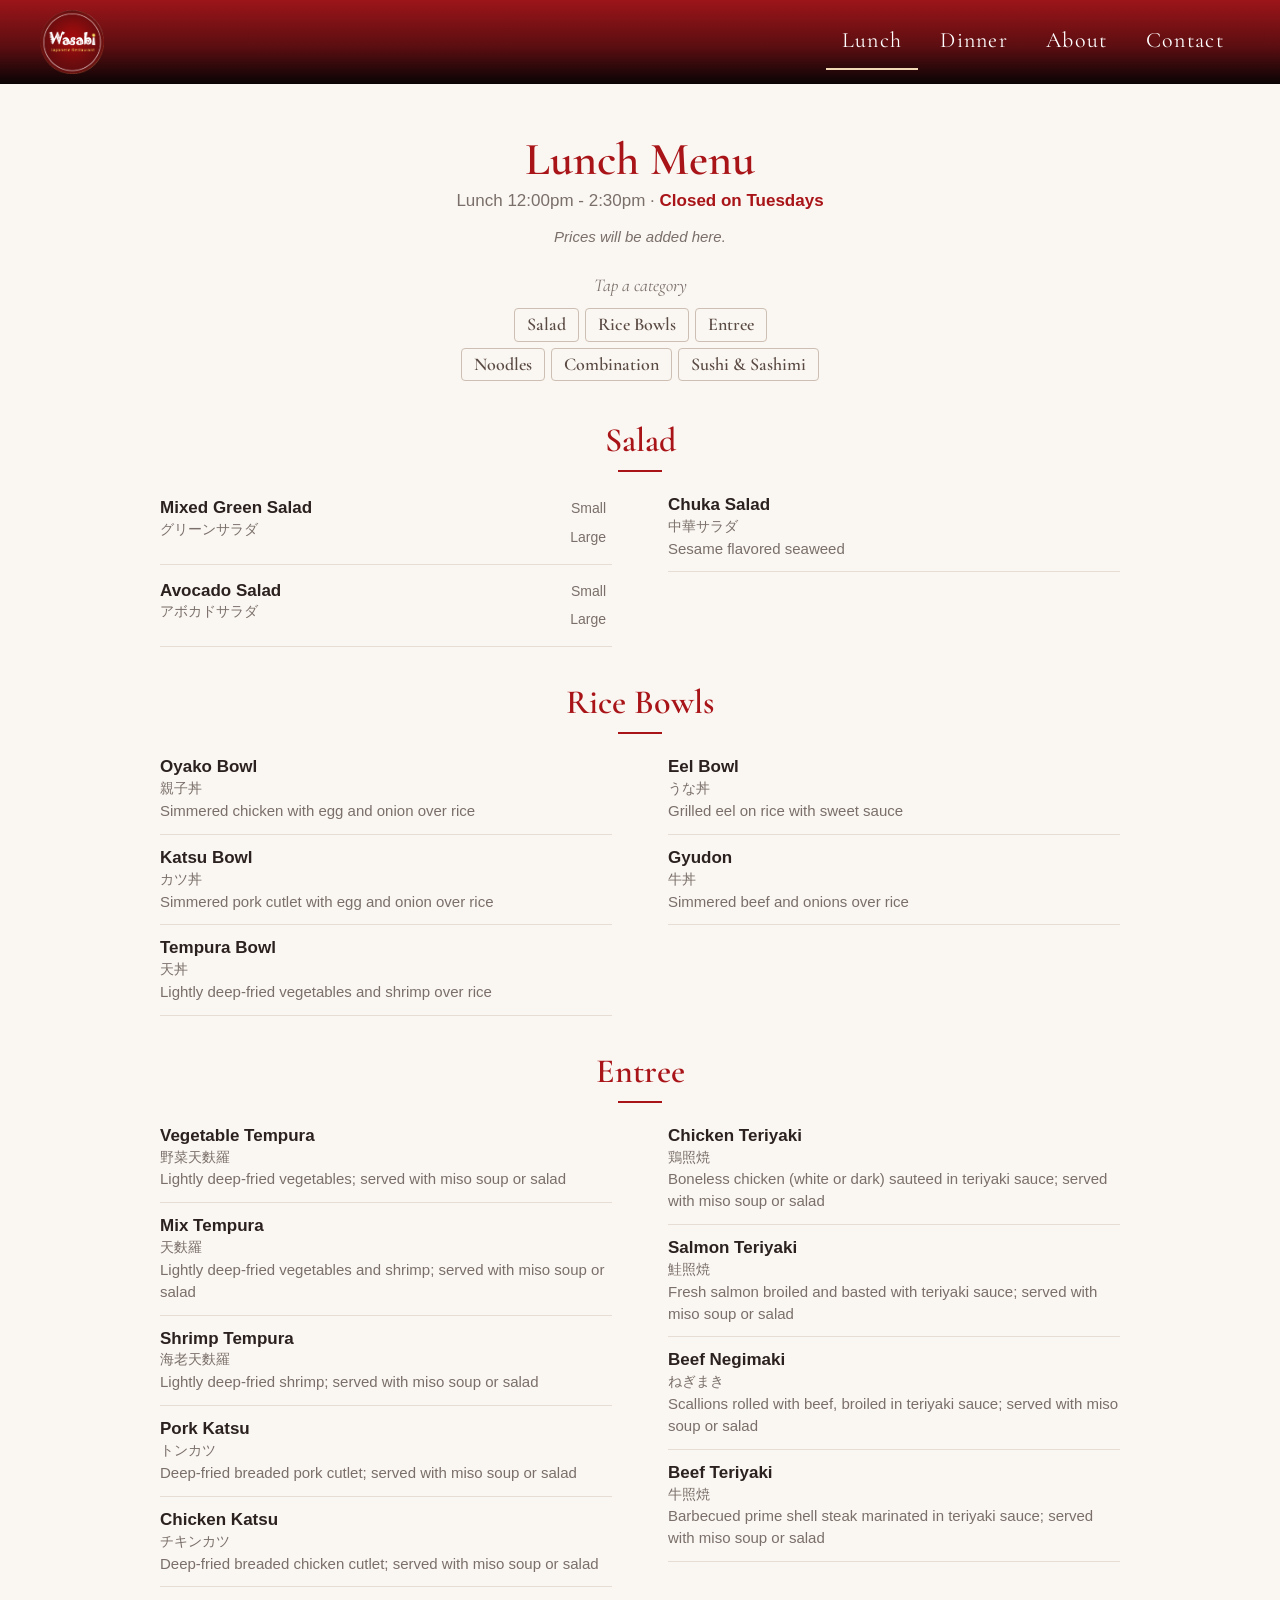
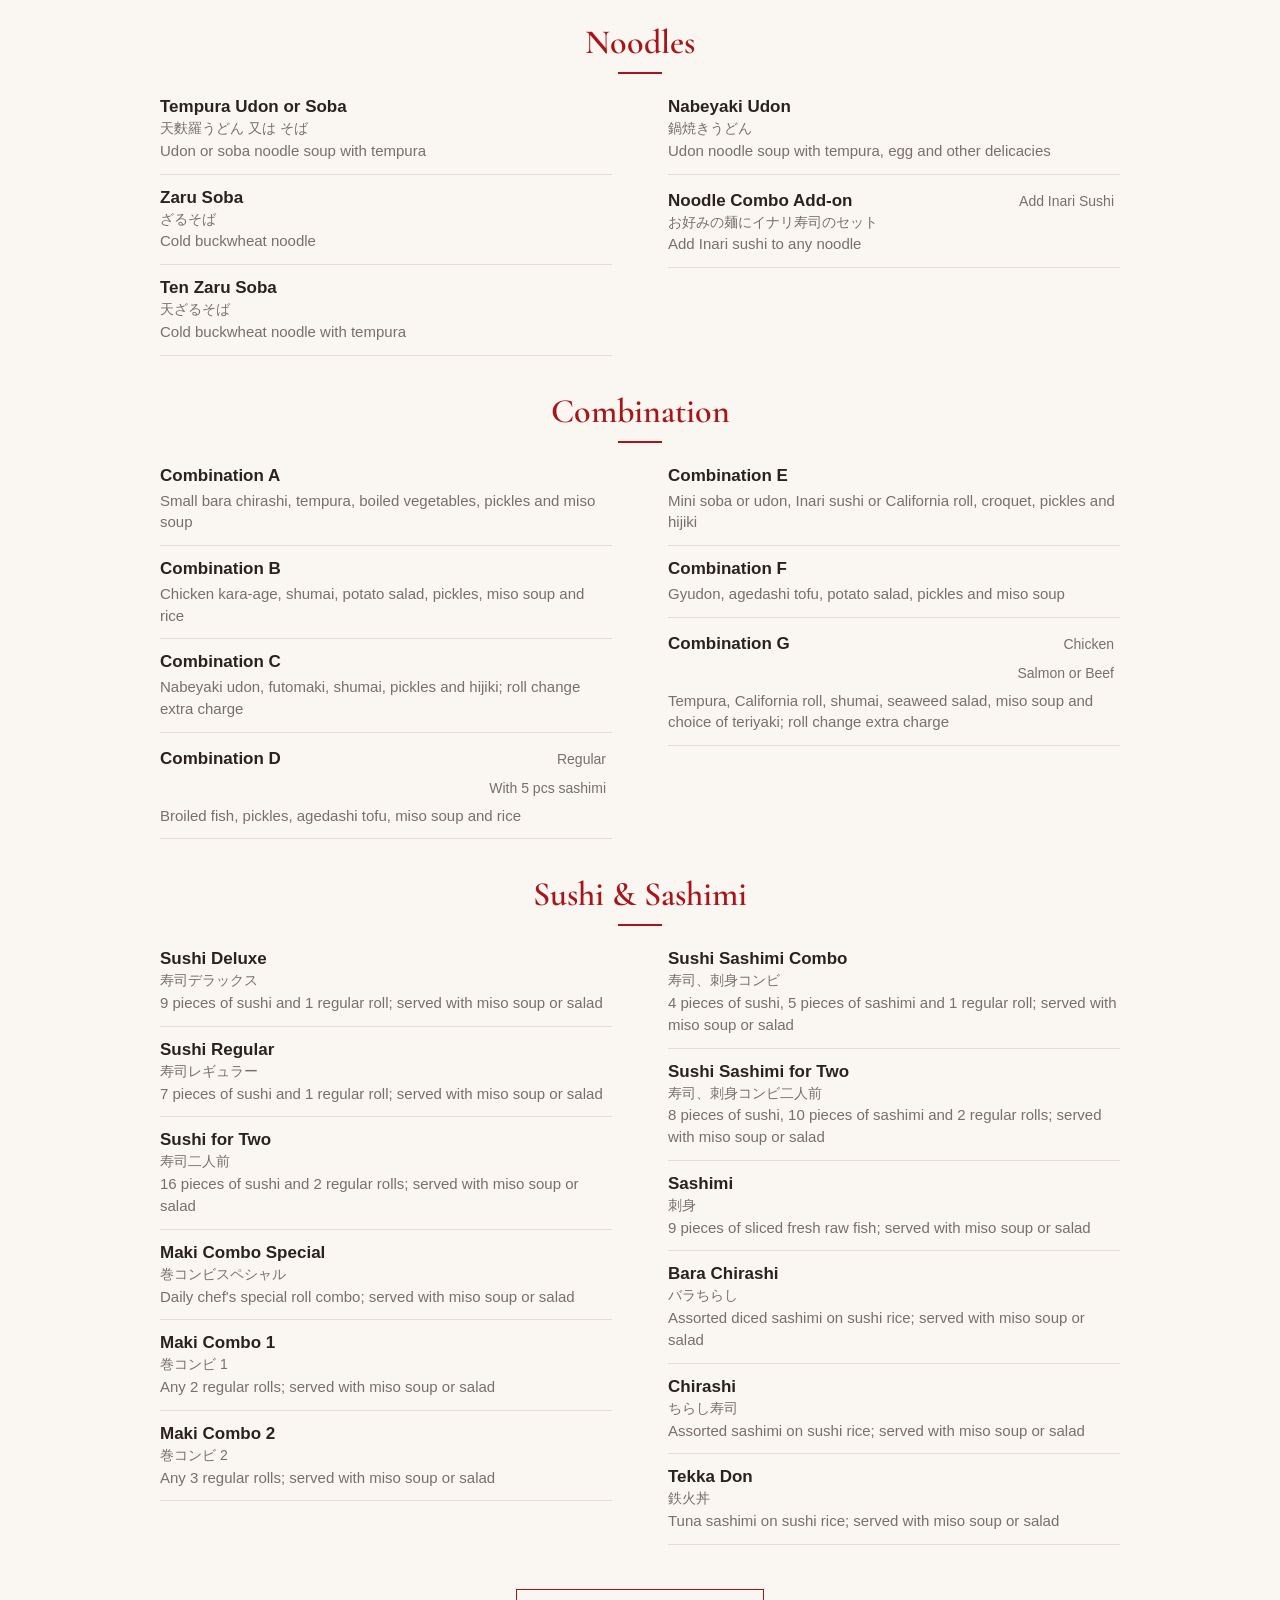
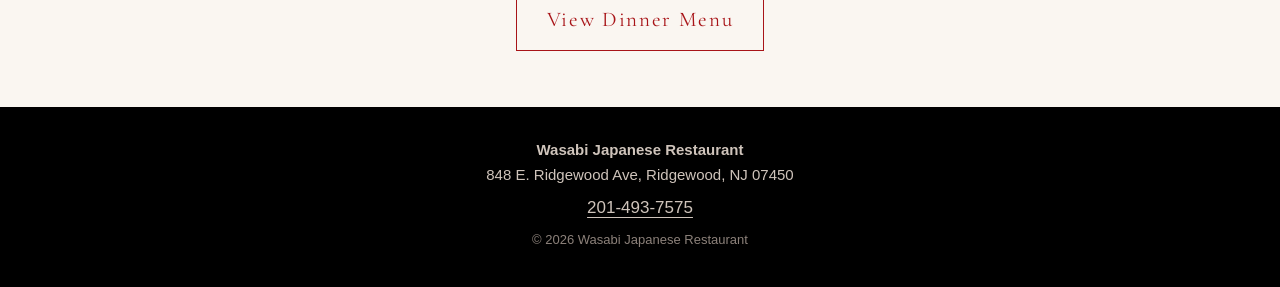
<file: lunch-menu.html>
<!doctype html>
<html lang="en">
<head>
<meta charset="utf-8">
<meta name="viewport" content="width=device-width, initial-scale=1">
<title>Lunch Menu | Wasabi Japanese Restaurant</title>
<meta name="description" content="Wasabi lunch menu with prices. Ridgewood, NJ.">
<meta name="robots" content="noindex, nofollow"><!-- prototype stage: remove this line when the site goes live -->
<link rel="preconnect" href="https://fonts.googleapis.com">
<link rel="preconnect" href="https://fonts.gstatic.com" crossorigin>
<link href="https://fonts.googleapis.com/css2?family=Cormorant+Garamond:ital,wght@0,500;0,600;1,500&display=swap" rel="stylesheet">
<link rel="stylesheet" href="style.css?v=20261024d">
</head>
<body>
<header class="top">
  <div class="wrap bar">
    <a class="logo" href="index.html" aria-label="Wasabi Japanese Restaurant - Home"><img src="images/logo-round.png" alt="Wasabi Japanese Restaurant"></a>
    <nav class="nav" aria-label="Main">
      <a href="lunch-menu.html" aria-current="page">Lunch</a>
      <a href="dinner-menu.html">Dinner</a>
      <a href="about.html">About</a>
      <a href="contact.html">Contact</a>
    </nav>
  </div>
</header>

<main>
<div class="wrap menu">
  <h1>Lunch Menu</h1>
  <p class="sub">Lunch 12:00pm - 2:30pm &middot; <strong>Closed on Tuesdays</strong></p>
  <p class="note">Prices will be added here.</p>
  <p class="chips-label">Tap a category</p>
  <nav class="chips" aria-label="Menu categories">
    <div class="chip-row">
      <a href="#lunch-salad">Salad</a>
      <a href="#lunch-rice-bowls">Rice Bowls</a>
      <a href="#lunch-entree">Entree</a>
    </div>
    <div class="chip-row">
      <a href="#lunch-noodles">Noodles</a>
      <a href="#lunch-combination">Combination</a>
      <a href="#lunch-sushi-sashimi">Sushi &amp; Sashimi</a>
    </div>
  </nav>

  <section id="lunch-salad">
    <h2>Salad</h2>
    <ul class="items">
      <li>
        <div class="row"><span class="n">Mixed Green Salad<i>グリーンサラダ</i></span><span class="p"><span><small>Small</small></span><span><small>Large</small></span></span></div>
      </li>
      <li>
        <div class="row"><span class="n">Avocado Salad<i>アボカドサラダ</i></span><span class="p"><span><small>Small</small></span><span><small>Large</small></span></span></div>
      </li>
      <li>
        <div class="row"><span class="n">Chuka Salad<i>中華サラダ</i></span></div>
        <p class="d">Sesame flavored seaweed</p>
      </li>
    </ul>
  </section>

  <section id="lunch-rice-bowls">
    <h2>Rice Bowls</h2>
    <ul class="items">
      <li>
        <div class="row"><span class="n">Oyako Bowl<i>親子丼</i></span></div>
        <p class="d">Simmered chicken with egg and onion over rice</p>
      </li>
      <li>
        <div class="row"><span class="n">Katsu Bowl<i>カツ丼</i></span></div>
        <p class="d">Simmered pork cutlet with egg and onion over rice</p>
      </li>
      <li>
        <div class="row"><span class="n">Tempura Bowl<i>天丼</i></span></div>
        <p class="d">Lightly deep-fried vegetables and shrimp over rice</p>
      </li>
      <li>
        <div class="row"><span class="n">Eel Bowl<i>うな丼</i></span></div>
        <p class="d">Grilled eel on rice with sweet sauce</p>
      </li>
      <li>
        <div class="row"><span class="n">Gyudon<i>牛丼</i></span></div>
        <p class="d">Simmered beef and onions over rice</p>
      </li>
    </ul>
  </section>

  <section id="lunch-entree">
    <h2>Entree</h2>
    <ul class="items">
      <li>
        <div class="row"><span class="n">Vegetable Tempura<i>野菜天麩羅</i></span></div>
        <p class="d">Lightly deep-fried vegetables; served with miso soup or salad</p>
      </li>
      <li>
        <div class="row"><span class="n">Mix Tempura<i>天麩羅</i></span></div>
        <p class="d">Lightly deep-fried vegetables and shrimp; served with miso soup or salad</p>
      </li>
      <li>
        <div class="row"><span class="n">Shrimp Tempura<i>海老天麩羅</i></span></div>
        <p class="d">Lightly deep-fried shrimp; served with miso soup or salad</p>
      </li>
      <li>
        <div class="row"><span class="n">Pork Katsu<i>トンカツ</i></span></div>
        <p class="d">Deep-fried breaded pork cutlet; served with miso soup or salad</p>
      </li>
      <li>
        <div class="row"><span class="n">Chicken Katsu<i>チキンカツ</i></span></div>
        <p class="d">Deep-fried breaded chicken cutlet; served with miso soup or salad</p>
      </li>
      <li>
        <div class="row"><span class="n">Chicken Teriyaki<i>鶏照焼</i></span></div>
        <p class="d">Boneless chicken (white or dark) sauteed in teriyaki sauce; served with miso soup or salad</p>
      </li>
      <li>
        <div class="row"><span class="n">Salmon Teriyaki<i>鮭照焼</i></span></div>
        <p class="d">Fresh salmon broiled and basted with teriyaki sauce; served with miso soup or salad</p>
      </li>
      <li>
        <div class="row"><span class="n">Beef Negimaki<i>ねぎまき</i></span></div>
        <p class="d">Scallions rolled with beef, broiled in teriyaki sauce; served with miso soup or salad</p>
      </li>
      <li>
        <div class="row"><span class="n">Beef Teriyaki<i>牛照焼</i></span></div>
        <p class="d">Barbecued prime shell steak marinated in teriyaki sauce; served with miso soup or salad</p>
      </li>
    </ul>
  </section>

  <section id="lunch-noodles">
    <h2>Noodles</h2>
    <ul class="items">
      <li>
        <div class="row"><span class="n">Tempura Udon or Soba<i>天麩羅うどん 又は そば</i></span></div>
        <p class="d">Udon or soba noodle soup with tempura</p>
      </li>
      <li>
        <div class="row"><span class="n">Zaru Soba<i>ざるそば</i></span></div>
        <p class="d">Cold buckwheat noodle</p>
      </li>
      <li>
        <div class="row"><span class="n">Ten Zaru Soba<i>天ざるそば</i></span></div>
        <p class="d">Cold buckwheat noodle with tempura</p>
      </li>
      <li>
        <div class="row"><span class="n">Nabeyaki Udon<i>鍋焼きうどん</i></span></div>
        <p class="d">Udon noodle soup with tempura, egg and other delicacies</p>
      </li>
      <li>
        <div class="row"><span class="n">Noodle Combo Add-on<i>お好みの麺にイナリ寿司のセット</i></span><span class="p"><span><small>Add Inari Sushi</small></span></span></div>
        <p class="d">Add Inari sushi to any noodle</p>
      </li>
    </ul>
  </section>

  <section id="lunch-combination">
    <h2>Combination</h2>
    <ul class="items">
      <li>
        <div class="row"><span class="n">Combination A</span></div>
        <p class="d">Small bara chirashi, tempura, boiled vegetables, pickles and miso soup</p>
      </li>
      <li>
        <div class="row"><span class="n">Combination B</span></div>
        <p class="d">Chicken kara-age, shumai, potato salad, pickles, miso soup and rice</p>
      </li>
      <li>
        <div class="row"><span class="n">Combination C</span></div>
        <p class="d">Nabeyaki udon, futomaki, shumai, pickles and hijiki; roll change extra charge</p>
      </li>
      <li>
        <div class="row"><span class="n">Combination D</span><span class="p"><span><small>Regular</small></span><span><small>With 5 pcs sashimi</small></span></span></div>
        <p class="d">Broiled fish, pickles, agedashi tofu, miso soup and rice</p>
      </li>
      <li>
        <div class="row"><span class="n">Combination E</span></div>
        <p class="d">Mini soba or udon, Inari sushi or California roll, croquet, pickles and hijiki</p>
      </li>
      <li>
        <div class="row"><span class="n">Combination F</span></div>
        <p class="d">Gyudon, agedashi tofu, potato salad, pickles and miso soup</p>
      </li>
      <li>
        <div class="row"><span class="n">Combination G</span><span class="p"><span><small>Chicken</small></span><span><small>Salmon or Beef</small></span></span></div>
        <p class="d">Tempura, California roll, shumai, seaweed salad, miso soup and choice of teriyaki; roll change extra charge</p>
      </li>
    </ul>
  </section>

  <section id="lunch-sushi-sashimi">
    <h2>Sushi &amp; Sashimi</h2>
    <ul class="items">
      <li>
        <div class="row"><span class="n">Sushi Deluxe<i>寿司デラックス</i></span></div>
        <p class="d">9 pieces of sushi and 1 regular roll; served with miso soup or salad</p>
      </li>
      <li>
        <div class="row"><span class="n">Sushi Regular<i>寿司レギュラー</i></span></div>
        <p class="d">7 pieces of sushi and 1 regular roll; served with miso soup or salad</p>
      </li>
      <li>
        <div class="row"><span class="n">Sushi for Two<i>寿司二人前</i></span></div>
        <p class="d">16 pieces of sushi and 2 regular rolls; served with miso soup or salad</p>
      </li>
      <li>
        <div class="row"><span class="n">Maki Combo Special<i>巻コンビスペシャル</i></span></div>
        <p class="d">Daily chef's special roll combo; served with miso soup or salad</p>
      </li>
      <li>
        <div class="row"><span class="n">Maki Combo 1<i>巻コンビ 1</i></span></div>
        <p class="d">Any 2 regular rolls; served with miso soup or salad</p>
      </li>
      <li>
        <div class="row"><span class="n">Maki Combo 2<i>巻コンビ 2</i></span></div>
        <p class="d">Any 3 regular rolls; served with miso soup or salad</p>
      </li>
      <li>
        <div class="row"><span class="n">Sushi Sashimi Combo<i>寿司、刺身コンビ</i></span></div>
        <p class="d">4 pieces of sushi, 5 pieces of sashimi and 1 regular roll; served with miso soup or salad</p>
      </li>
      <li>
        <div class="row"><span class="n">Sushi Sashimi for Two<i>寿司、刺身コンビ二人前</i></span></div>
        <p class="d">8 pieces of sushi, 10 pieces of sashimi and 2 regular rolls; served with miso soup or salad</p>
      </li>
      <li>
        <div class="row"><span class="n">Sashimi<i>刺身</i></span></div>
        <p class="d">9 pieces of sliced fresh raw fish; served with miso soup or salad</p>
      </li>
      <li>
        <div class="row"><span class="n">Bara Chirashi<i>バラちらし</i></span></div>
        <p class="d">Assorted diced sashimi on sushi rice; served with miso soup or salad</p>
      </li>
      <li>
        <div class="row"><span class="n">Chirashi<i>ちらし寿司</i></span></div>
        <p class="d">Assorted sashimi on sushi rice; served with miso soup or salad</p>
      </li>
      <li>
        <div class="row"><span class="n">Tekka Don<i>鉄火丼</i></span></div>
        <p class="d">Tuna sashimi on sushi rice; served with miso soup or salad</p>
      </li>
    </ul>
  </section>

  <p class="other"><a class="btn dark" href="dinner-menu.html">View Dinner Menu</a></p>
</div>
</main>

<footer>
  <div class="wrap">
    <p><strong>Wasabi Japanese Restaurant</strong><br>848 E. Ridgewood Ave, Ridgewood, NJ 07450</p>
    <p><a href="tel:+12014937575">201-493-7575</a></p>
    <p class="copy">&copy; 2026 Wasabi Japanese Restaurant</p>
  </div>
</footer>

<div class="dock">
  <a href="tel:+12014937575">Call 201-493-7575</a>
  <a href="https://www.google.com/maps/search/?api=1&query=848+E+Ridgewood+Ave+Ridgewood+NJ+07450" target="_blank" rel="noopener">Map</a>
</div>
</body>
</html>
</file>
<file: style.css>
:root{
  --red:#a81418;
  --red-btn:#e0212b;
  --dark:#1b0a0b;
  --cream:#faf6f1;
  --ink:#2b2220;
  --muted:#7a6f6a;
  --line:#e6ddd5;
  --serif:"Cormorant Garamond",Georgia,"Times New Roman",serif;
}
*{box-sizing:border-box;margin:0;padding:0}
html{scroll-behavior:smooth}
body{font-family:"Helvetica Neue",Arial,"Hiragino Kaku Gothic ProN","Yu Gothic",sans-serif;font-size:17px;line-height:1.7;color:var(--ink);background:var(--cream)}
img{max-width:100%;height:auto;display:block}
a{color:inherit}
.wrap{width:min(960px,100% - 32px);margin-inline:auto}
h1,h2{font-family:var(--serif);font-weight:600;line-height:1.2}

/* ---------- header ---------- */
.top{background:linear-gradient(#9c1519 0%,#5c0e11 55%,#0a0405 100%)}
.bar{display:flex;align-items:center;justify-content:space-between;gap:12px;padding:10px 0;width:min(1200px,100% - 40px);margin-inline:auto}
.logo img{width:64px;height:64px}
.nav{display:flex;gap:6px}
.nav a{color:#fff;text-decoration:none;padding:8px 16px;font-family:var(--serif);font-size:22px;letter-spacing:.06em;border-bottom:2px solid transparent}
.nav a:hover,.nav a[aria-current="page"]{border-bottom-color:#f0d9b5}

/* ---------- buttons (outline, square) ---------- */
.btn{
  display:inline-block;padding:12px 30px;border:1.5px solid #fff;color:#fff;background:rgba(0,0,0,.35);
  text-decoration:none;font-family:var(--serif);font-size:21px;letter-spacing:.08em;text-align:center;
}
.btn:hover{background:var(--red);border-color:var(--red)}
.btn.call{display:inline-flex;flex-direction:column;align-items:center;line-height:1.35}
.btn.call strong{font-weight:600;font-size:26px;letter-spacing:.06em;white-space:nowrap}
.btn.solid{background:var(--red);border-color:var(--red)}
.btn.solid:hover{background:var(--red-btn);border-color:var(--red-btn)}
.btn.dark{color:var(--red);border-color:var(--red);background:transparent}
.btn.dark:hover{color:#fff;background:var(--red)}

/* ---------- home ---------- */
.hero{position:relative;min-height:calc(100vh - 90px);min-height:calc(100svh - 90px);display:grid;place-items:center;color:#fff;overflow:hidden}
.hero img{position:absolute;inset:0;width:100%;height:100%;object-fit:cover}
.hero .slide{opacity:0;animation:slide 20s infinite}
.hero .slide:nth-of-type(2){animation-delay:4s}
.hero .slide:nth-of-type(3){animation-delay:8s}
.hero .slide:nth-of-type(4){animation-delay:12s}
.hero .slide:nth-of-type(5){animation-delay:16s}
@keyframes slide{0%{opacity:0}4%{opacity:1}20%{opacity:1}24%{opacity:0}100%{opacity:0}}
@media (prefers-reduced-motion:reduce){
  .hero .slide{animation:none}
  .hero .slide:first-of-type{opacity:1}
}
.hero::after{content:"";position:absolute;inset:0;background:linear-gradient(transparent 45%,rgba(15,4,5,.55)),rgba(15,4,5,.3)}
.hero-text{position:relative;z-index:2;text-align:center;padding:60px 20px}
.script{font-family:var(--serif);font-style:italic;font-size:44px;color:#f0d9b5;line-height:1}
.hero h1{font-size:clamp(34px,6vw,64px);margin:10px 0 4px;letter-spacing:.03em;text-shadow:0 2px 8px rgba(0,0,0,.5)}
.loc{font-family:var(--serif);font-size:24px;letter-spacing:.14em;text-transform:uppercase}
.hero-btns{display:flex;flex-wrap:wrap;gap:14px;justify-content:center;margin-top:34px}

.tiles{display:grid;grid-template-columns:1fr 1fr}
.tiles a{position:relative;display:block;overflow:hidden;aspect-ratio:4/3;color:#fff;text-decoration:none}
.tiles img{width:100%;height:100%;object-fit:cover;transition:transform .5s}
.tiles a:hover img{transform:scale(1.04)}
.tiles a::after{content:"";position:absolute;inset:0;background:linear-gradient(transparent 30%,rgba(15,4,5,.88))}
.tiles span{position:absolute;z-index:2;left:0;right:0;bottom:0;padding:26px;font-family:var(--serif);font-size:32px;line-height:1.2}
.tiles span{text-shadow:0 1px 8px rgba(0,0,0,.9)}
.tiles em{display:block;font-style:italic;font-weight:600;font-size:24px;color:#ffecc8}
.tiles span{text-align:center}
.tiles .btn{display:block;width:max-content;margin:14px auto 0;padding:5px 20px;font-weight:400;font-size:17px;line-height:1.6}
.tiles a:hover .btn{background:var(--red);border-color:var(--red)}

.visit{display:grid;grid-template-columns:repeat(3,1fr);gap:20px;background:var(--dark);color:#eadfd6;text-align:center;padding:56px 20px 60px}
.visit h2{color:#f0d9b5;font-size:30px;font-style:italic;margin-bottom:8px}
.visit a{text-decoration:underline;text-underline-offset:4px}
.visit a:hover{color:#fff}
.visit a.btn{text-decoration:none}
.visit .social{grid-column:1/-1;margin-top:-6px}
.visit .social a{display:inline-block;padding:6px;color:#cfc4bb;text-decoration:none}
.visit .social a:hover{color:#fff}
.visit .social svg{display:block}
.closed{color:#ff8c90}
.resv{margin-top:8px;font-family:var(--serif);font-style:italic;font-size:19px;color:#f0d9b5}
.visit .delivery{grid-column:1/-1;margin-top:10px}
.btn.small{padding:5px 20px;font-size:17px;border-color:#8c7a70;color:#cfc4bb;background:transparent}
.btn.small:hover{color:#fff}
.btn.dark.small{border-color:var(--red);color:var(--red)}
.btn.dark.small:hover{color:#fff}

/* ---------- menu pages ---------- */
.menu{padding-top:48px;padding-bottom:56px}
.menu h1,.menu .sub,.menu .note{text-align:center}
.menu h1{font-size:46px;color:var(--red)}
.menu .sub{color:var(--muted)}
.menu .sub strong{color:var(--red);font-weight:600}
.menu .note{margin-top:8px;color:var(--muted);font-size:15px;font-style:italic}
.chips-label{text-align:center;margin-top:20px;font-family:var(--serif);font-style:italic;font-size:18px;color:var(--muted)}
.chips{display:flex;flex-wrap:wrap;gap:6px;justify-content:center;margin:8px 0 4px}
.chip-row{display:contents}
@media (min-width:641px){
  .chips{flex-direction:column;align-items:center}
  .chip-row{display:flex;flex-wrap:wrap;gap:6px;justify-content:center}
}
.chips a{display:inline-block;padding:4px 12px;text-decoration:none;font-family:var(--serif);font-size:18px;font-weight:600;line-height:1.3;
  color:#5a4a44;background:transparent;border:1px solid #cdbfb3;border-radius:4px}
.chips a:hover,.chips a:active{background:#5a4a44;border-color:#5a4a44;color:#fff}
.menu section{scroll-margin-top:12px;padding-top:36px}
.menu h2{font-size:34px;color:var(--red);text-align:center;margin-bottom:10px}
.menu h2::after{content:"";display:block;width:44px;height:2px;background:var(--red);margin:8px auto 0}
.items{list-style:none;columns:2 380px;column-gap:56px}
.items li{break-inside:avoid;padding:12px 0;border-bottom:1px solid var(--line)}
.row{display:flex;align-items:baseline;gap:12px}
.n{flex:1;min-width:0;font-weight:600;line-height:1.35}
.n i{display:block;font-style:normal;font-weight:400;color:var(--muted);font-size:14px}
.p{text-align:right;color:var(--red);font-weight:600;white-space:nowrap}
.p span{display:block}
.p small{font-weight:400;color:var(--muted);font-size:14px;margin-right:6px}
.d{color:var(--muted);font-size:15px;line-height:1.45;margin-top:2px}
.other{text-align:center;padding-top:44px}

/* ---------- about / contact ---------- */
.about,.contact{padding-top:48px;padding-bottom:56px;max-width:720px}
.about h1,.contact h1{font-size:46px;color:var(--red);text-align:center;margin-bottom:22px}
.about .photos{display:grid;grid-template-columns:1fr 1fr;gap:10px;margin-bottom:26px}
.about .photos img{width:100%;aspect-ratio:4/3;object-fit:cover}
.about p{margin-bottom:16px}
.contact{text-align:center}
.contact>*{margin-bottom:22px}
.contact h2{font-size:30px;color:var(--red)}
.contact a{text-decoration:none}
.contact a:hover{text-decoration:underline}
.contact .btn{text-decoration:none}
.hours p{margin-top:2px}
.hours .closed{color:var(--red)}
.hours h2{margin-bottom:4px}
.map iframe{width:100%;height:380px;border:0}

/* ---------- footer ---------- */
footer{background:#000;color:#cfc4bb;padding:30px 0;text-align:center;font-size:15px}
footer p{margin-bottom:6px}
footer a{text-decoration:none}
footer a[href^="tel:"]{text-decoration:underline;text-underline-offset:4px;font-size:17px}
footer .copy{color:#8c817a;font-size:13px}

/* ---------- phone ---------- */
.dock{display:none}
@media (max-width:640px){
  .about .photos{grid-template-columns:1fr}
  .chips{display:grid;grid-template-columns:1fr 1fr;gap:5px}
  .chips a{display:flex;align-items:center;justify-content:center;text-align:center;min-height:30px;padding:3px 6px 1px;font-size:15px;line-height:1.15}
  body{padding-bottom:56px}
  .logo img{width:52px;height:52px}
  .bar{width:calc(100% - 20px)}
  .nav{gap:0}
  .nav a{padding:6px 8px;font-size:18px}
  .script{font-size:36px}
  .loc{font-size:19px}
  .hero-btns{flex-direction:column;align-items:center}
  .hero-btns .btn{width:min(260px,100%)}
  .tiles{grid-template-columns:1fr}
  .tiles span{font-size:26px;padding:20px}
  .visit{grid-template-columns:1fr;gap:34px}
  .menu h1,.about h1,.contact h1{font-size:38px}
  .dock{display:flex;position:fixed;left:0;right:0;bottom:0;z-index:10;background:#000;border-top:1px solid #444}
  .dock a{flex:1;min-height:52px;display:flex;align-items:center;justify-content:center;color:#fff;text-decoration:none;font-size:16px;letter-spacing:.04em}
  .dock a:first-child{flex:2.5;background:var(--red)}
}
</file>
